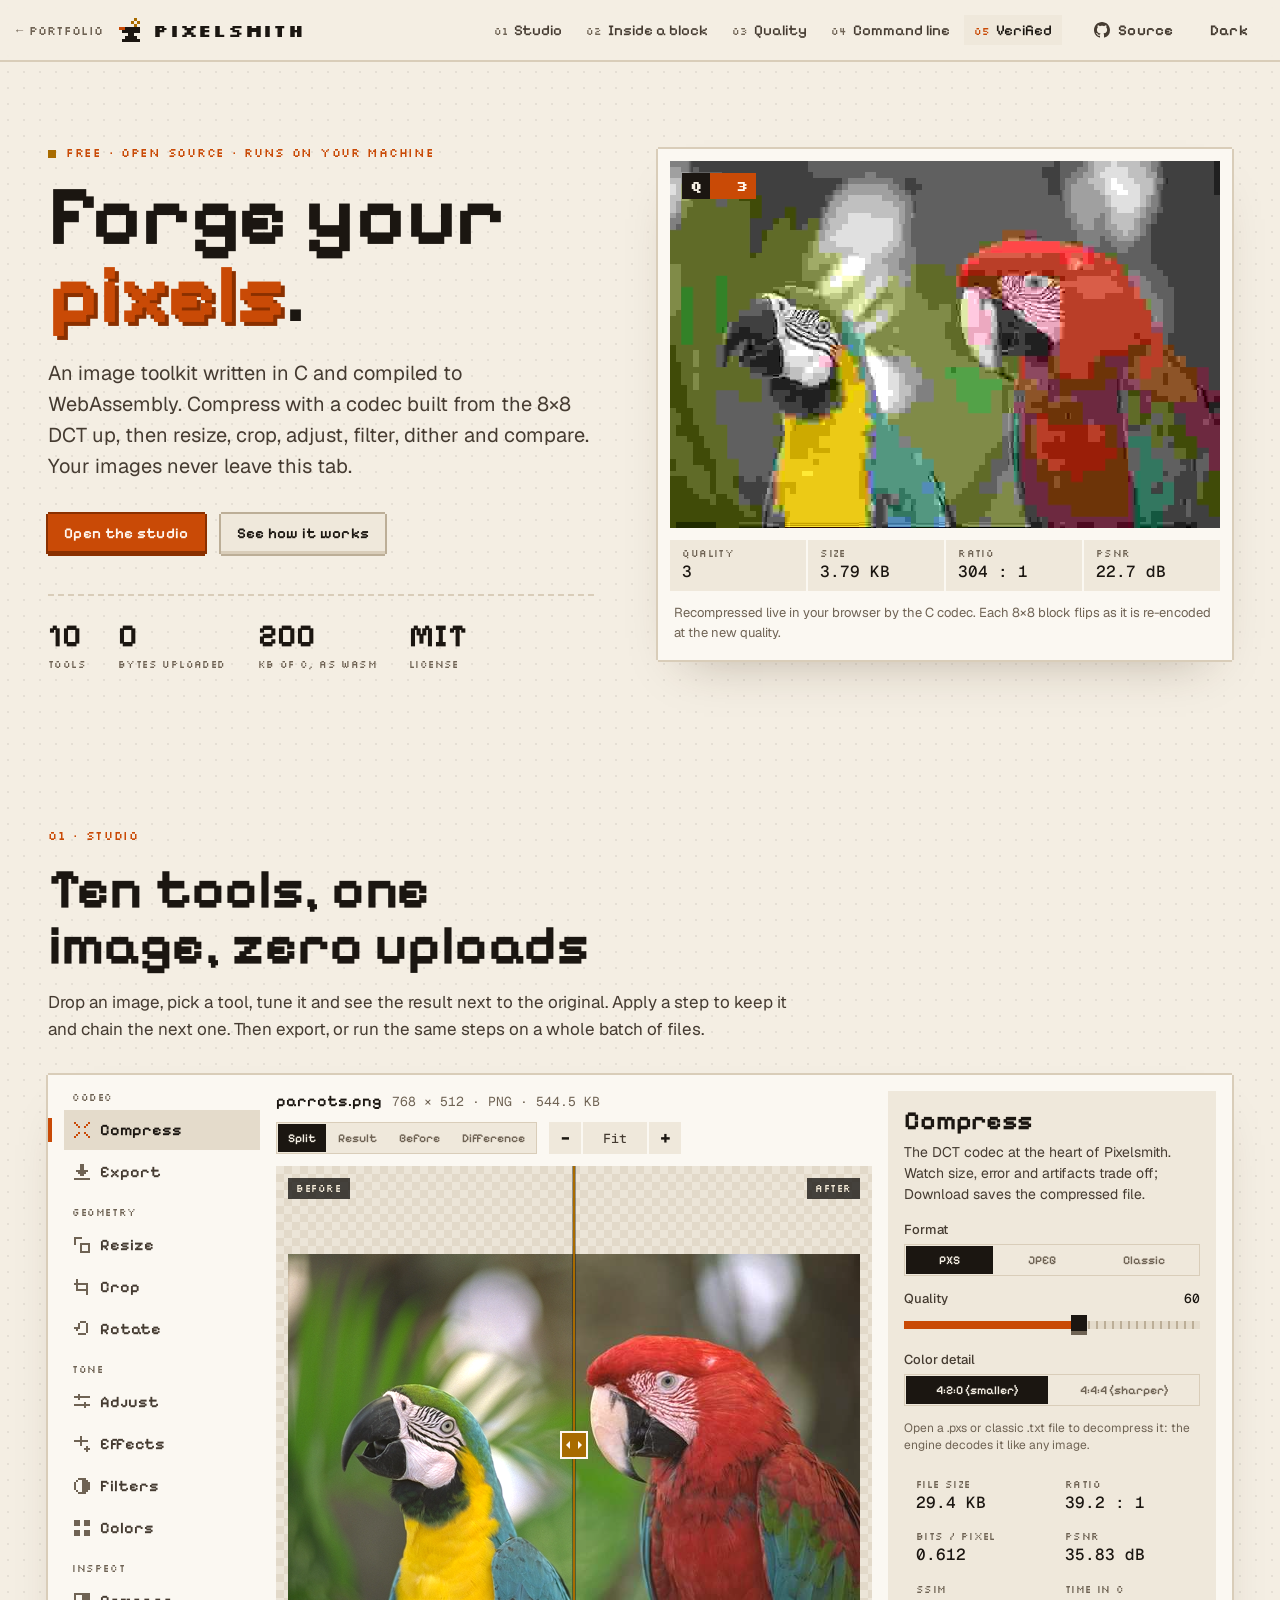
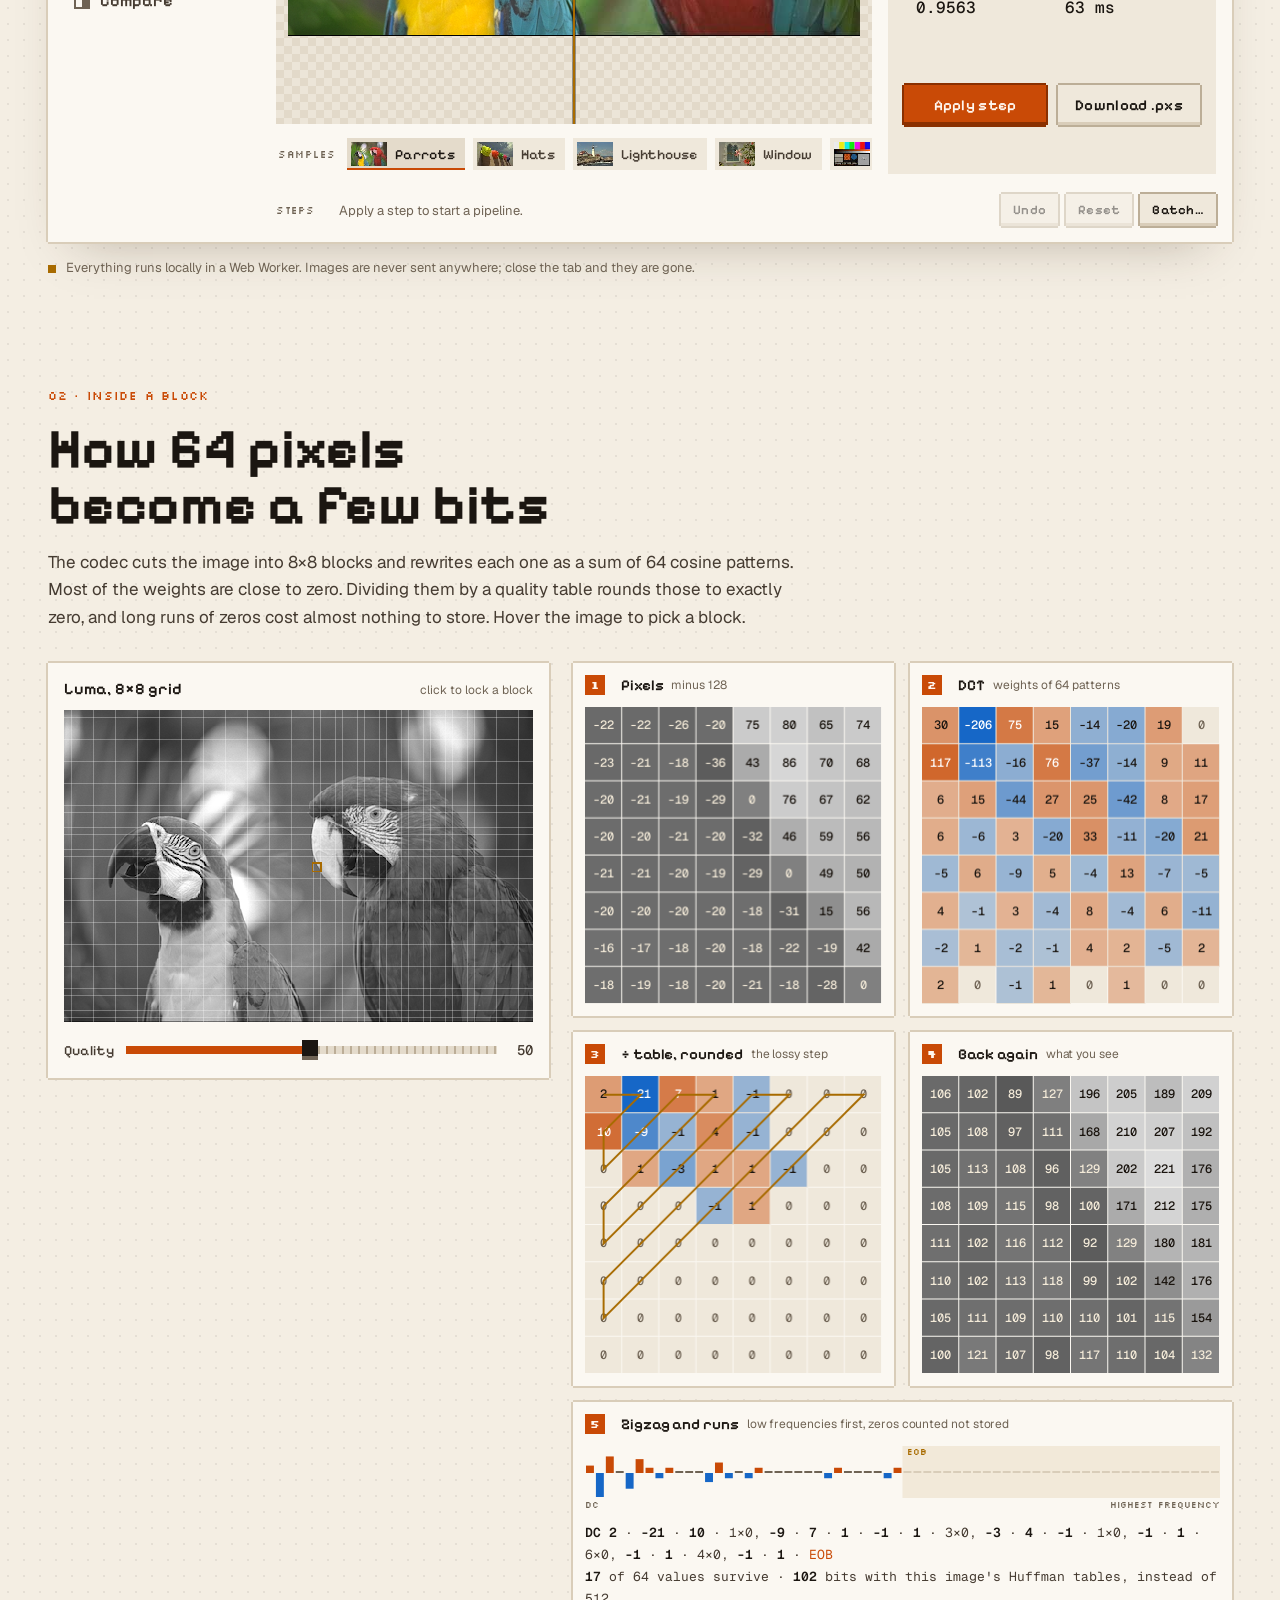
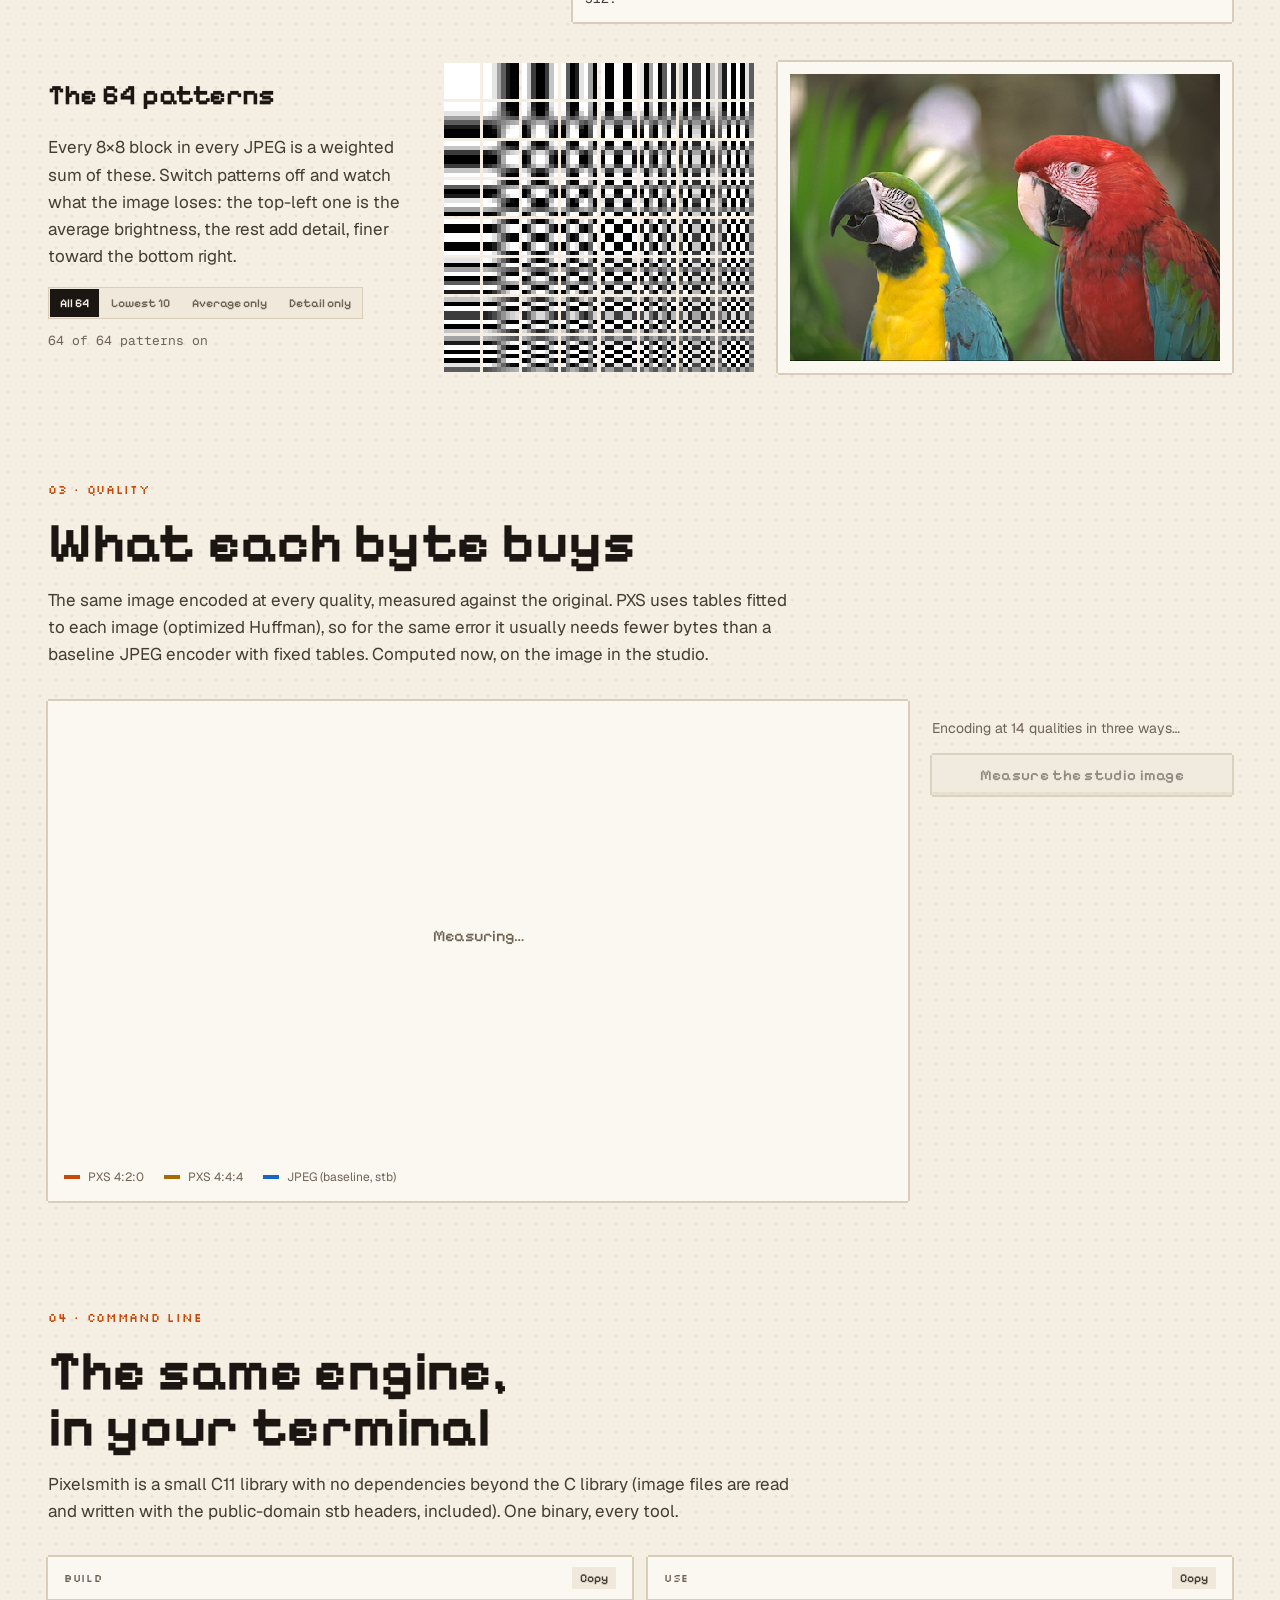
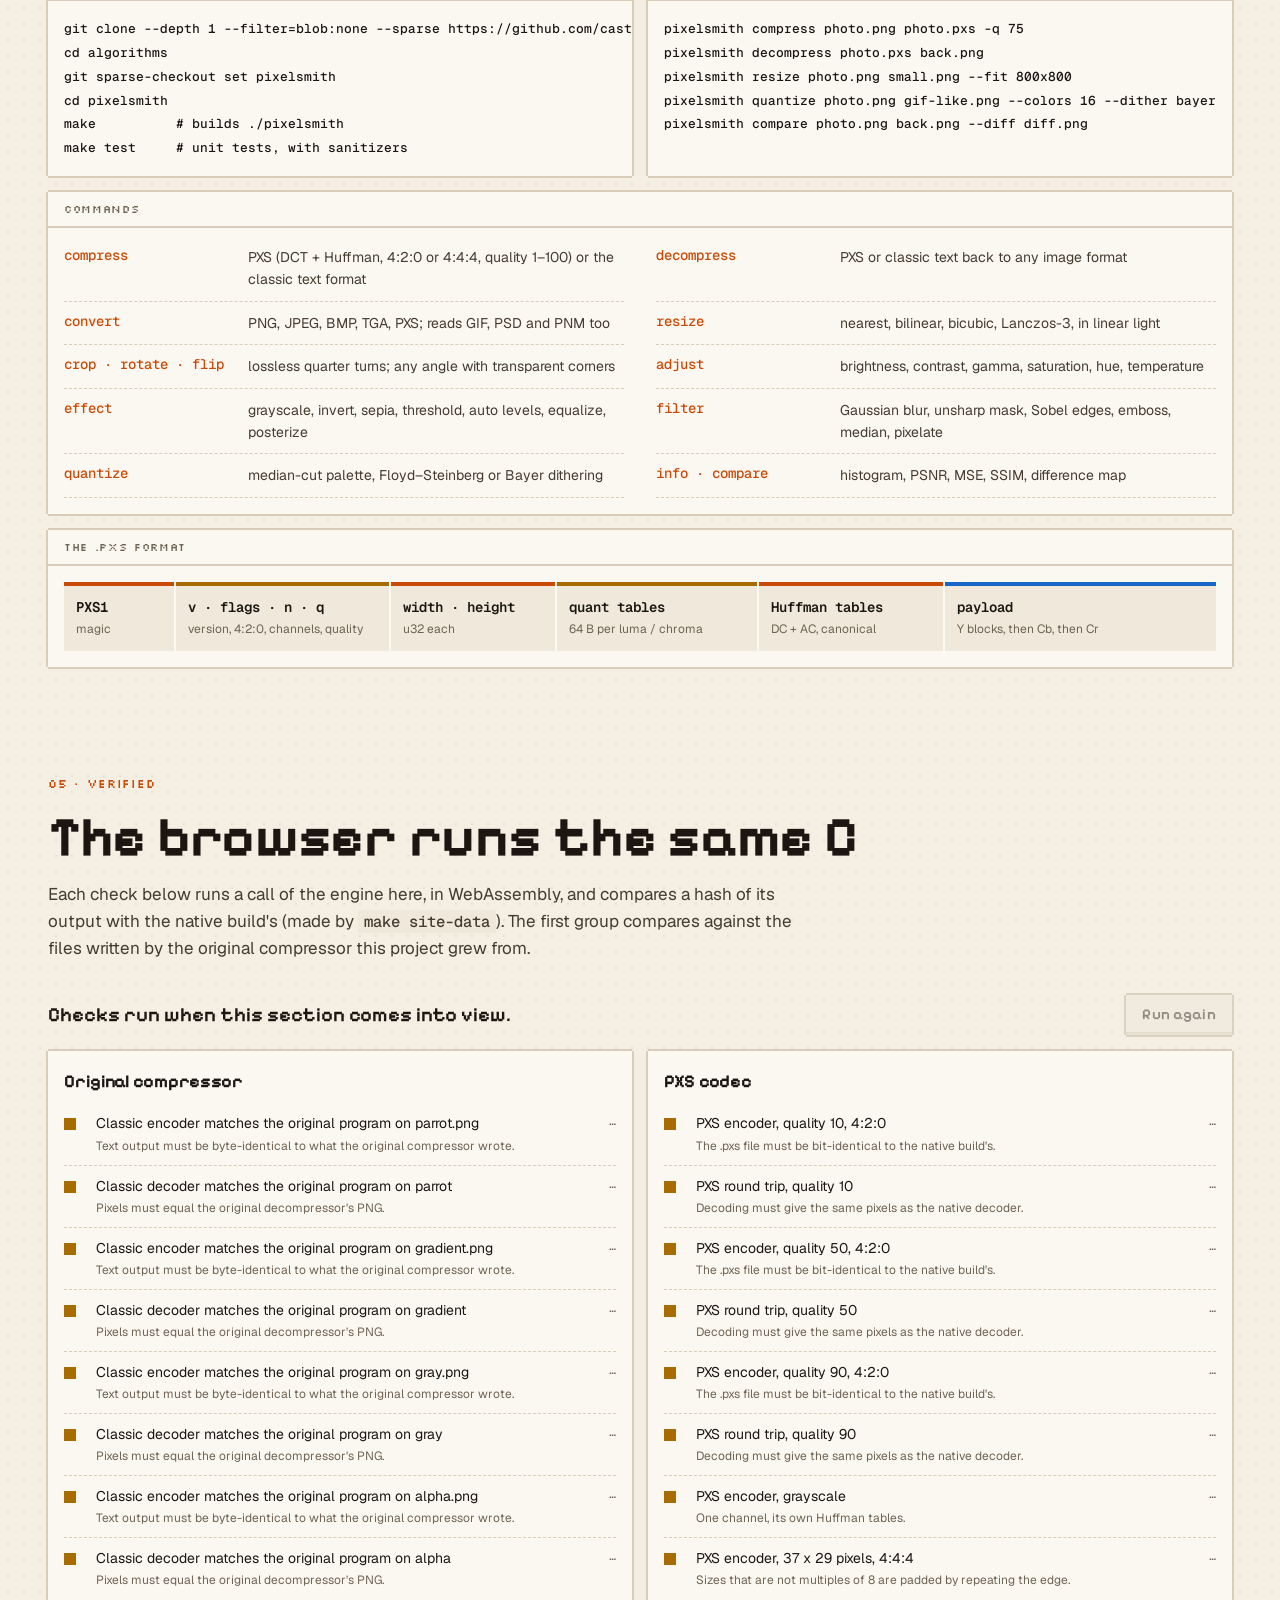
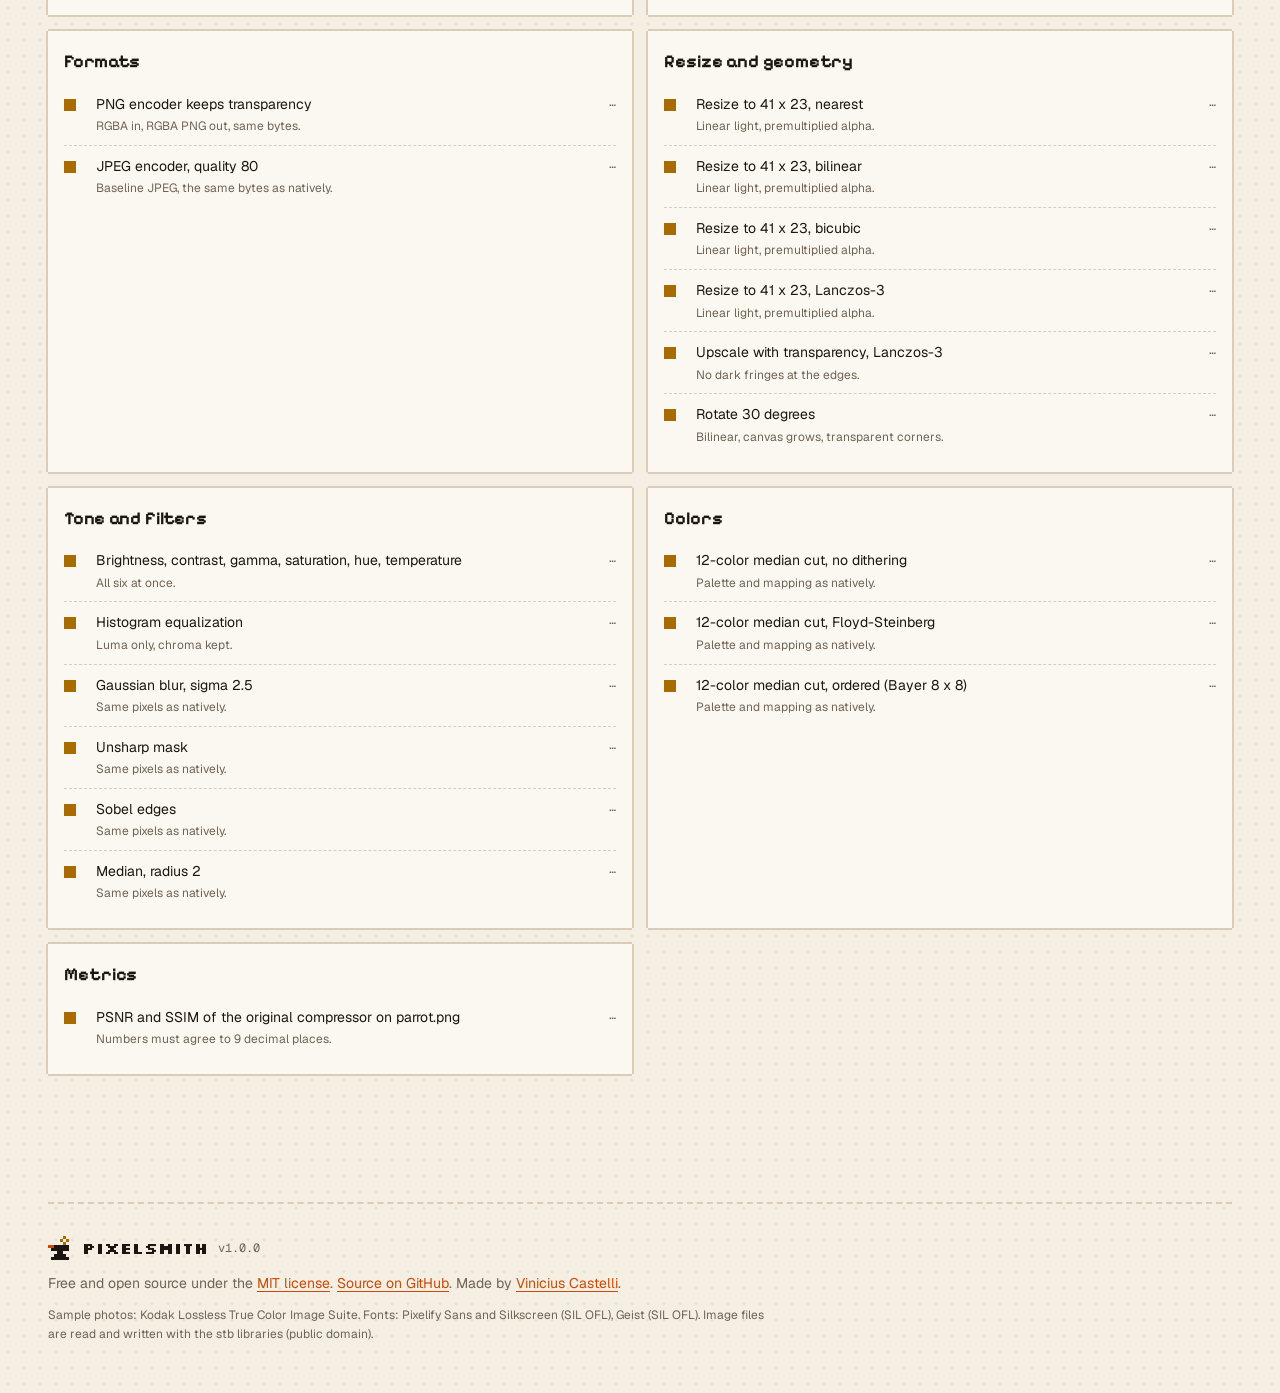
<file: docs/pixelsmith/index.html>
<!doctype html>
<html lang="en">
<head>
  <meta charset="utf-8">
  <meta name="viewport" content="width=device-width, initial-scale=1">
  <title>Pixelsmith · free image tools in C</title>
  <meta name="description" content="Free, open-source image tools written in C and running in your browser through WebAssembly: compress, resize, crop, rotate, adjust, filter, dither, compare. Nothing is uploaded.">
  <meta name="color-scheme" content="dark light">
  <meta property="og:title" content="Pixelsmith: free image tools in C">
  <meta property="og:description" content="A DCT image codec and a full image toolkit, written in C, compiled to WebAssembly, running on your machine. Free and open source.">
  <meta property="og:type" content="website">
  <link rel="canonical" href="https://castlelli.github.io/algorithms/pixelsmith/">
  <link rel="icon" href="data:image/svg+xml,%3Csvg xmlns='http://www.w3.org/2000/svg' viewBox='0 0 8 8' shape-rendering='crispEdges'%3E%3Crect width='8' height='8' fill='%230d0b09'/%3E%3Cpath fill='%23ffb000' d='M5 0h1v1H5zM4 1h1v1H4zM6 1h1v1H6zM5 2h1v1H5z'/%3E%3Cpath fill='%23f3ead8' d='M0 3h7v1H0zM1 4h6v1H1zM3 5h2v1H3zM2 6h4v1H2zM1 7h6v1H1z'/%3E%3Cpath fill='%23ff6a1f' d='M0 3h2v1H0z'/%3E%3C/svg%3E">
  <link rel="preload" href="fonts/pixelify-sans.woff2" as="font" type="font/woff2" crossorigin>
  <link rel="preload" href="fonts/silkscreen-bold.woff2" as="font" type="font/woff2" crossorigin>
  <link rel="preload" href="fonts/geist.woff2" as="font" type="font/woff2" crossorigin>
  <link rel="modulepreload" href="engine/pixelsmith.js">
  <link rel="stylesheet" href="style.css?v=1">
  <script>
    // Applies the saved theme before first paint.
    try { const saved = localStorage.getItem("pixelsmith-theme"); if (saved) document.documentElement.dataset.theme = saved; } catch (error) {}
  </script>
</head>
<body>
  <a class="skip" href="#studio">Skip to the studio</a>

  <header class="nav">
    <a class="back" href="https://castlelli.github.io/#work" aria-label="Back to Vinicius Castelli's portfolio"><span aria-hidden="true">←</span><span class="back-label">Portfolio</span></a>
    <a class="wordmark" href="#top" aria-label="Pixelsmith, back to top">
      <svg class="logo" viewBox="0 0 8 8" aria-hidden="true" shape-rendering="crispEdges">
        <path class="logo-spark" d="M5 0h1v1H5zM4 1h1v1H4zM6 1h1v1H6zM5 2h1v1H5z"/>
        <path class="logo-anvil" d="M0 3h7v1H0zM1 4h6v1H1zM3 5h2v1H3zM2 6h4v1H2zM1 7h6v1H1z"/>
        <path class="logo-horn" d="M0 3h2v1H0z"/>
      </svg>
      <span class="wordmark-text" data-glitch="PIXELSMITH">PIXELSMITH</span>
    </a>
    <nav aria-label="Sections">
      <a href="#studio"><span>01</span>Studio</a>
      <a href="#inside"><span>02</span>Inside a block</a>
      <a href="#curve"><span>03</span>Quality</a>
      <a href="#cli"><span>04</span>Command line</a>
      <a href="#checks"><span>05</span>Verified</a>
    </nav>
    <div class="nav-actions">
      <a class="button ghost github" href="https://github.com/castlelli/algorithms/tree/main/pixelsmith"><svg viewBox="0 0 16 16" aria-hidden="true"><path fill="currentColor" d="M8 0C3.58 0 0 3.58 0 8c0 3.54 2.29 6.53 5.47 7.59.4.07.55-.17.55-.38 0-.19-.01-.82-.01-1.49-2.01.37-2.53-.49-2.69-.94-.09-.23-.48-.94-.82-1.13-.28-.15-.68-.52-.01-.53.63-.01 1.08.58 1.23.82.72 1.21 1.87.87 2.33.66.07-.52.28-.87.51-1.07-1.78-.2-3.64-.89-3.64-3.95 0-.87.31-1.59.82-2.15-.08-.2-.36-1.02.08-2.12 0 0 .67-.21 2.2.82.64-.18 1.32-.27 2-.27.68 0 1.36.09 2 .27 1.53-1.04 2.2-.82 2.2-.82.44 1.1.16 1.92.08 2.12.51.56.82 1.27.82 2.15 0 3.07-1.87 3.75-3.65 3.95.29.25.54.73.54 1.48 0 1.07-.01 1.93-.01 2.2 0 .21.15.46.55.38A8.013 8.013 0 0016 8c0-4.42-3.58-8-8-8z"/></svg><span class="wide-only">Source</span></a>
      <button class="button ghost" type="button" data-theme-toggle aria-label="Switch between dark and light theme">Light</button>
    </div>
  </header>

  <main>
    <!-- ============================================================ hero -->
    <section class="hero" id="top">
      <div class="hero-text">
        <p class="eyebrow"><span class="pip"></span>Free · open source · runs on your machine</p>
        <h1>Forge your <em>pixels</em>.</h1>
        <p class="lede">An image toolkit written in C and compiled to WebAssembly. Compress with a codec built from the 8×8 DCT up, then resize, crop, adjust, filter, dither and compare. Your images never leave this tab.</p>
        <div class="hero-actions">
          <a class="button primary" href="#studio">Open the studio</a>
          <a class="button" href="#inside">See how it works</a>
        </div>
        <ul class="hero-facts" aria-label="At a glance">
          <li><strong data-fact="tools">10</strong><span>tools</span></li>
          <li><strong>0</strong><span>bytes uploaded</span></li>
          <li><strong data-fact="engine">–</strong><span>KB of C, as wasm</span></li>
          <li><strong>MIT</strong><span>license</span></li>
        </ul>
      </div>
      <figure class="hero-figure frame">
        <div class="hero-stage">
          <canvas id="hero" aria-label="A photo of two parrots being recompressed block by block as the quality changes"></canvas>
          <div class="hero-badge" aria-hidden="true"><span>Q</span><b data-hero="quality">–</b></div>
        </div>
        <dl class="readout hero-readout" aria-live="off">
          <div><dt>quality</dt><dd data-hero="q">–</dd></div>
          <div><dt>size</dt><dd data-hero="size">–</dd></div>
          <div><dt>ratio</dt><dd data-hero="ratio">–</dd></div>
          <div><dt>PSNR</dt><dd data-hero="psnr">–</dd></div>
        </dl>
        <figcaption>Recompressed live in your browser by the C codec. Each 8×8 block flips as it is re-encoded at the new quality.</figcaption>
      </figure>
    </section>

    <!-- ============================================================ studio -->
    <section class="section studio-section" id="studio">
      <header class="section-head">
        <p class="kicker">01 · Studio</p>
        <h2>Ten tools, one image, zero uploads</h2>
        <p>Drop an image, pick a tool, tune it and see the result next to the original. Apply a step to keep it and chain the next one. Then export, or run the same steps on a whole batch of files.</p>
      </header>

      <div class="studio" data-studio>
        <nav class="rail" aria-label="Tools" data-rail></nav>

        <div class="stage-wrap">
          <div class="stage-bar">
            <div class="file-meta">
              <span class="file-name" data-file-name>No image</span>
              <span class="file-dims" data-file-dims></span>
            </div>
            <div class="segmented small" data-view role="group" aria-label="View">
              <button type="button" data-value="split" aria-pressed="true">Split</button>
              <button type="button" data-value="after" aria-pressed="false">Result</button>
              <button type="button" data-value="before" aria-pressed="false">Before</button>
              <button type="button" data-value="diff" aria-pressed="false">Difference</button>
            </div>
            <div class="zoom" role="group" aria-label="Zoom">
              <button class="icon-button" type="button" data-zoom="out" aria-label="Zoom out">−</button>
              <button class="zoom-level" type="button" data-zoom="fit" aria-label="Fit to view">Fit</button>
              <button class="icon-button" type="button" data-zoom="in" aria-label="Zoom in">+</button>
            </div>
          </div>

          <div class="stage" data-stage tabindex="0" aria-label="Image preview. Drag the divider to compare; scroll or pinch to zoom; drag to pan.">
            <canvas data-canvas></canvas>
            <div class="split-handle" data-split hidden><span></span></div>
            <div class="crop-box" data-crop-box hidden></div>
            <div class="drop" data-drop>
              <div class="drop-inner">
                <svg viewBox="0 0 16 16" aria-hidden="true" shape-rendering="crispEdges"><path fill="currentColor" d="M7 2h2v7h3l-4 4-4-4h3zM2 13h12v1H2z"/></svg>
                <p class="drop-title">Drop an image here</p>
                <p class="drop-sub">or paste it, or <label class="link">choose a file<input type="file" accept="image/*,.pxs,.txt,.tga,.psd,.pnm,.ppm,.pgm" data-open hidden></label></p>
                <p class="drop-formats">PNG · JPEG · WebP · GIF · BMP · TGA · PSD · PXS · classic .txt</p>
              </div>
            </div>
            <div class="busy" data-busy hidden><span></span><span></span><span></span></div>
            <p class="stage-label before-label" data-label-before hidden>Before</p>
            <p class="stage-label after-label" data-label-after hidden>After</p>
          </div>

          <div class="samples" data-samples>
            <span class="samples-label">Samples</span>
            <button type="button" class="sample" data-sample="parrots"><img src="samples/thumbs/parrots.jpg" alt="" width="48" height="32">Parrots</button>
            <button type="button" class="sample" data-sample="hats"><img src="samples/thumbs/hats.jpg" alt="" width="48" height="32">Hats</button>
            <button type="button" class="sample" data-sample="lighthouse"><img src="samples/thumbs/lighthouse.jpg" alt="" width="48" height="32">Lighthouse</button>
            <button type="button" class="sample" data-sample="window"><img src="samples/thumbs/window.jpg" alt="" width="48" height="32">Window</button>
            <button type="button" class="sample" data-sample="testcard"><img src="samples/thumbs/testcard.jpg" alt="" width="48" height="32">Test card</button>
            <label class="button small open-button">Open…<input type="file" accept="image/*,.pxs,.txt,.tga,.psd,.pnm,.ppm,.pgm" data-open hidden></label>
          </div>
        </div>

        <aside class="panel inspector" aria-label="Tool settings">
          <header class="inspector-head">
            <h3 data-tool-title>Compress</h3>
            <p data-tool-blurb></p>
          </header>
          <div class="controls" data-controls></div>
          <dl class="readout stats" data-stats></dl>
          <div class="palette" data-palette hidden></div>
          <canvas class="histogram" data-histogram hidden aria-label="Histogram of red, green, blue and luma"></canvas>
          <div class="inspector-actions">
            <button class="button primary" type="button" data-apply>Apply step</button>
            <button class="button" type="button" data-download>Download</button>
          </div>
          <p class="status" data-status role="status"></p>
        </aside>

        <div class="pipeline" data-pipeline-wrap>
          <span class="pipeline-label">Steps</span>
          <ol class="pipeline-steps" data-pipeline><li class="pipeline-empty">Apply a step to start a pipeline.</li></ol>
          <div class="pipeline-actions">
            <button class="button small" type="button" data-undo disabled>Undo</button>
            <button class="button small" type="button" data-reset disabled>Reset</button>
            <label class="button small" data-batch-label>Batch…<input type="file" accept="image/*,.pxs,.txt" multiple data-batch hidden></label>
          </div>
        </div>
      </div>
      <p class="privacy"><span class="pip"></span>Everything runs locally in a Web Worker. Images are never sent anywhere; close the tab and they are gone.</p>
    </section>

    <!-- ============================================================ inside a block -->
    <section class="section" id="inside">
      <header class="section-head">
        <p class="kicker">02 · Inside a block</p>
        <h2>How 64 pixels become a few bits</h2>
        <p>The codec cuts the image into 8×8 blocks and rewrites each one as a sum of 64 cosine patterns. Most of the weights are close to zero. Dividing them by a quality table rounds those to exactly zero, and long runs of zeros cost almost nothing to store. Hover the image to pick a block.</p>
      </header>

      <div class="inside">
        <figure class="panel inside-source">
          <figcaption>Luma, 8×8 grid <span>click to lock a block</span></figcaption>
          <canvas data-inside-image class="pickable" aria-label="Grayscale image with an 8 by 8 grid; move over it to choose a block"></canvas>
          <label class="slider-row">
            <span>Quality</span>
            <input type="range" min="1" max="100" value="50" data-inside-quality>
            <output data-inside-quality-out>50</output>
          </label>
        </figure>

        <ol class="steps-grid">
          <li class="panel step">
            <h3><span>1</span>Pixels <small>minus 128</small></h3>
            <canvas data-grid="pixels" aria-label="The 64 pixel values of the block"></canvas>
          </li>
          <li class="panel step">
            <h3><span>2</span>DCT <small>weights of 64 patterns</small></h3>
            <canvas data-grid="coefficients" aria-label="DCT coefficients"></canvas>
          </li>
          <li class="panel step">
            <h3><span>3</span>÷ table, rounded <small>the lossy step</small></h3>
            <canvas data-grid="quantized" aria-label="Quantized coefficients"></canvas>
          </li>
          <li class="panel step">
            <h3><span>4</span>Back again <small>what you see</small></h3>
            <canvas data-grid="reconstructed" aria-label="Reconstructed block"></canvas>
          </li>
          <li class="panel step wide">
            <h3><span>5</span>Zigzag and runs <small>low frequencies first, zeros counted not stored</small></h3>
            <canvas data-zigzag aria-label="The 64 quantized coefficients in zigzag order"></canvas>
            <p class="symbols" data-symbols></p>
          </li>
        </ol>
      </div>

      <div class="basis">
        <div class="basis-text">
          <h3>The 64 patterns</h3>
          <p>Every 8×8 block in every JPEG is a weighted sum of these. Switch patterns off and watch what the image loses: the top-left one is the average brightness, the rest add detail, finer toward the bottom right.</p>
          <div class="segmented small" data-basis-preset role="group" aria-label="Pattern presets">
            <button type="button" data-value="all" aria-pressed="true">All 64</button>
            <button type="button" data-value="low" aria-pressed="false">Lowest 10</button>
            <button type="button" data-value="dc" aria-pressed="false">Average only</button>
            <button type="button" data-value="high" aria-pressed="false">Detail only</button>
          </div>
          <p class="basis-count" data-basis-count>64 of 64 patterns on</p>
        </div>
        <canvas class="basis-grid" data-basis aria-label="The 64 DCT basis patterns; click one to switch it off or on"></canvas>
        <figure class="panel basis-result">
          <canvas data-basis-result aria-label="The image rebuilt from the selected patterns only"></canvas>
        </figure>
      </div>
    </section>

    <!-- ============================================================ curve -->
    <section class="section" id="curve">
      <header class="section-head">
        <p class="kicker">03 · Quality</p>
        <h2>What each byte buys</h2>
        <p>The same image encoded at every quality, measured against the original. PXS uses tables fitted to each image (optimized Huffman), so for the same error it usually needs fewer bytes than a baseline JPEG encoder with fixed tables. Computed now, on the image in the studio.</p>
      </header>
      <div class="curve-wrap">
        <figure class="panel curve-figure">
          <canvas data-curve aria-label="File size versus PSNR for PXS 4:2:0, PXS 4:4:4 and JPEG"></canvas>
          <figcaption class="legend" data-curve-legend></figcaption>
        </figure>
        <div class="curve-side">
          <dl class="readout curve-readout" data-curve-readout></dl>
          <p class="note" data-curve-note>Hover the chart to read a point.</p>
          <button class="button" type="button" data-curve-run>Measure the studio image</button>
        </div>
      </div>
    </section>

    <!-- ============================================================ cli -->
    <section class="section" id="cli">
      <header class="section-head">
        <p class="kicker">04 · Command line</p>
        <h2>The same engine, in your terminal</h2>
        <p>Pixelsmith is a small C11 library with no dependencies beyond the C library (image files are read and written with the public-domain stb headers, included). One binary, every tool.</p>
      </header>
      <div class="cli-grid">
        <div class="panel code">
          <header><span>Build</span><button class="copy" type="button" data-copy>Copy</button></header>
<pre><code>git clone --depth 1 --filter=blob:none --sparse https://github.com/castlelli/algorithms
cd algorithms
git sparse-checkout set pixelsmith
cd pixelsmith
make          # builds ./pixelsmith
make test     # unit tests, with sanitizers</code></pre>
        </div>
        <div class="panel code">
          <header><span>Use</span><button class="copy" type="button" data-copy>Copy</button></header>
<pre><code>pixelsmith compress photo.png photo.pxs -q 75
pixelsmith decompress photo.pxs back.png
pixelsmith resize photo.png small.png --fit 800x800
pixelsmith quantize photo.png gif-like.png --colors 16 --dither bayer
pixelsmith compare photo.png back.png --diff diff.png</code></pre>
        </div>
        <div class="panel code wide">
          <header><span>Commands</span></header>
          <dl class="commands">
            <div><dt>compress</dt><dd>PXS (DCT + Huffman, 4:2:0 or 4:4:4, quality 1–100) or the classic text format</dd></div>
            <div><dt>decompress</dt><dd>PXS or classic text back to any image format</dd></div>
            <div><dt>convert</dt><dd>PNG, JPEG, BMP, TGA, PXS; reads GIF, PSD and PNM too</dd></div>
            <div><dt>resize</dt><dd>nearest, bilinear, bicubic, Lanczos-3, in linear light</dd></div>
            <div><dt>crop · rotate · flip</dt><dd>lossless quarter turns; any angle with transparent corners</dd></div>
            <div><dt>adjust</dt><dd>brightness, contrast, gamma, saturation, hue, temperature</dd></div>
            <div><dt>effect</dt><dd>grayscale, invert, sepia, threshold, auto levels, equalize, posterize</dd></div>
            <div><dt>filter</dt><dd>Gaussian blur, unsharp mask, Sobel edges, emboss, median, pixelate</dd></div>
            <div><dt>quantize</dt><dd>median-cut palette, Floyd–Steinberg or Bayer dithering</dd></div>
            <div><dt>info · compare</dt><dd>histogram, PSNR, MSE, SSIM, difference map</dd></div>
          </dl>
        </div>
        <div class="panel code wide format">
          <header><span>The .pxs format</span></header>
          <ol class="bytes">
            <li style="--w: 4"><b>PXS1</b><span>magic</span></li>
            <li style="--w: 4"><b>v · flags · n · q</b><span>version, 4:2:0, channels, quality</span></li>
            <li style="--w: 8"><b>width · height</b><span>u32 each</span></li>
            <li style="--w: 12"><b>quant tables</b><span>64 B per luma / chroma</span></li>
            <li style="--w: 14"><b>Huffman tables</b><span>DC + AC, canonical</span></li>
            <li style="--w: 30"><b>payload</b><span>Y blocks, then Cb, then Cr</span></li>
          </ol>
        </div>
      </div>
    </section>

    <!-- ============================================================ checks -->
    <section class="section" id="checks">
      <header class="section-head">
        <p class="kicker">05 · Verified</p>
        <h2>The browser runs the same C</h2>
        <p>Each check below runs a call of the engine here, in WebAssembly, and compares a hash of its output with the native build's (made by <code>make site-data</code>). The first group compares against the files written by the original compressor this project grew from.</p>
      </header>
      <div class="checks-head">
        <p class="checks-summary" data-checks-summary>Checks run when this section comes into view.</p>
        <button class="button" type="button" data-checks-run>Run again</button>
      </div>
      <div class="checks" data-checks></div>
    </section>
  </main>

  <footer class="footer">
    <div class="footer-brand">
      <svg class="logo" viewBox="0 0 8 8" aria-hidden="true" shape-rendering="crispEdges">
        <path class="logo-spark" d="M5 0h1v1H5zM4 1h1v1H4zM6 1h1v1H6zM5 2h1v1H5z"/>
        <path class="logo-anvil" d="M0 3h7v1H0zM1 4h6v1H1zM3 5h2v1H3zM2 6h4v1H2zM1 7h6v1H1z"/>
        <path class="logo-horn" d="M0 3h2v1H0z"/>
      </svg>
      <span>PIXELSMITH</span>
      <small data-version></small>
    </div>
    <p>Free and open source under the <a href="https://github.com/castlelli/algorithms/blob/main/LICENSE">MIT license</a>. <a href="https://github.com/castlelli/algorithms/tree/main/pixelsmith">Source on GitHub</a>. Made by <a href="https://castlelli.github.io/#work">Vinicius Castelli</a>.</p>
    <p class="credits">Sample photos: Kodak Lossless True Color Image Suite. Fonts: Pixelify Sans and Silkscreen (SIL OFL), Geist (SIL OFL). Image files are read and written with the stb libraries (public domain).</p>
  </footer>

  <script type="module" src="js/main.js"></script>
</body>
</html>
</file>
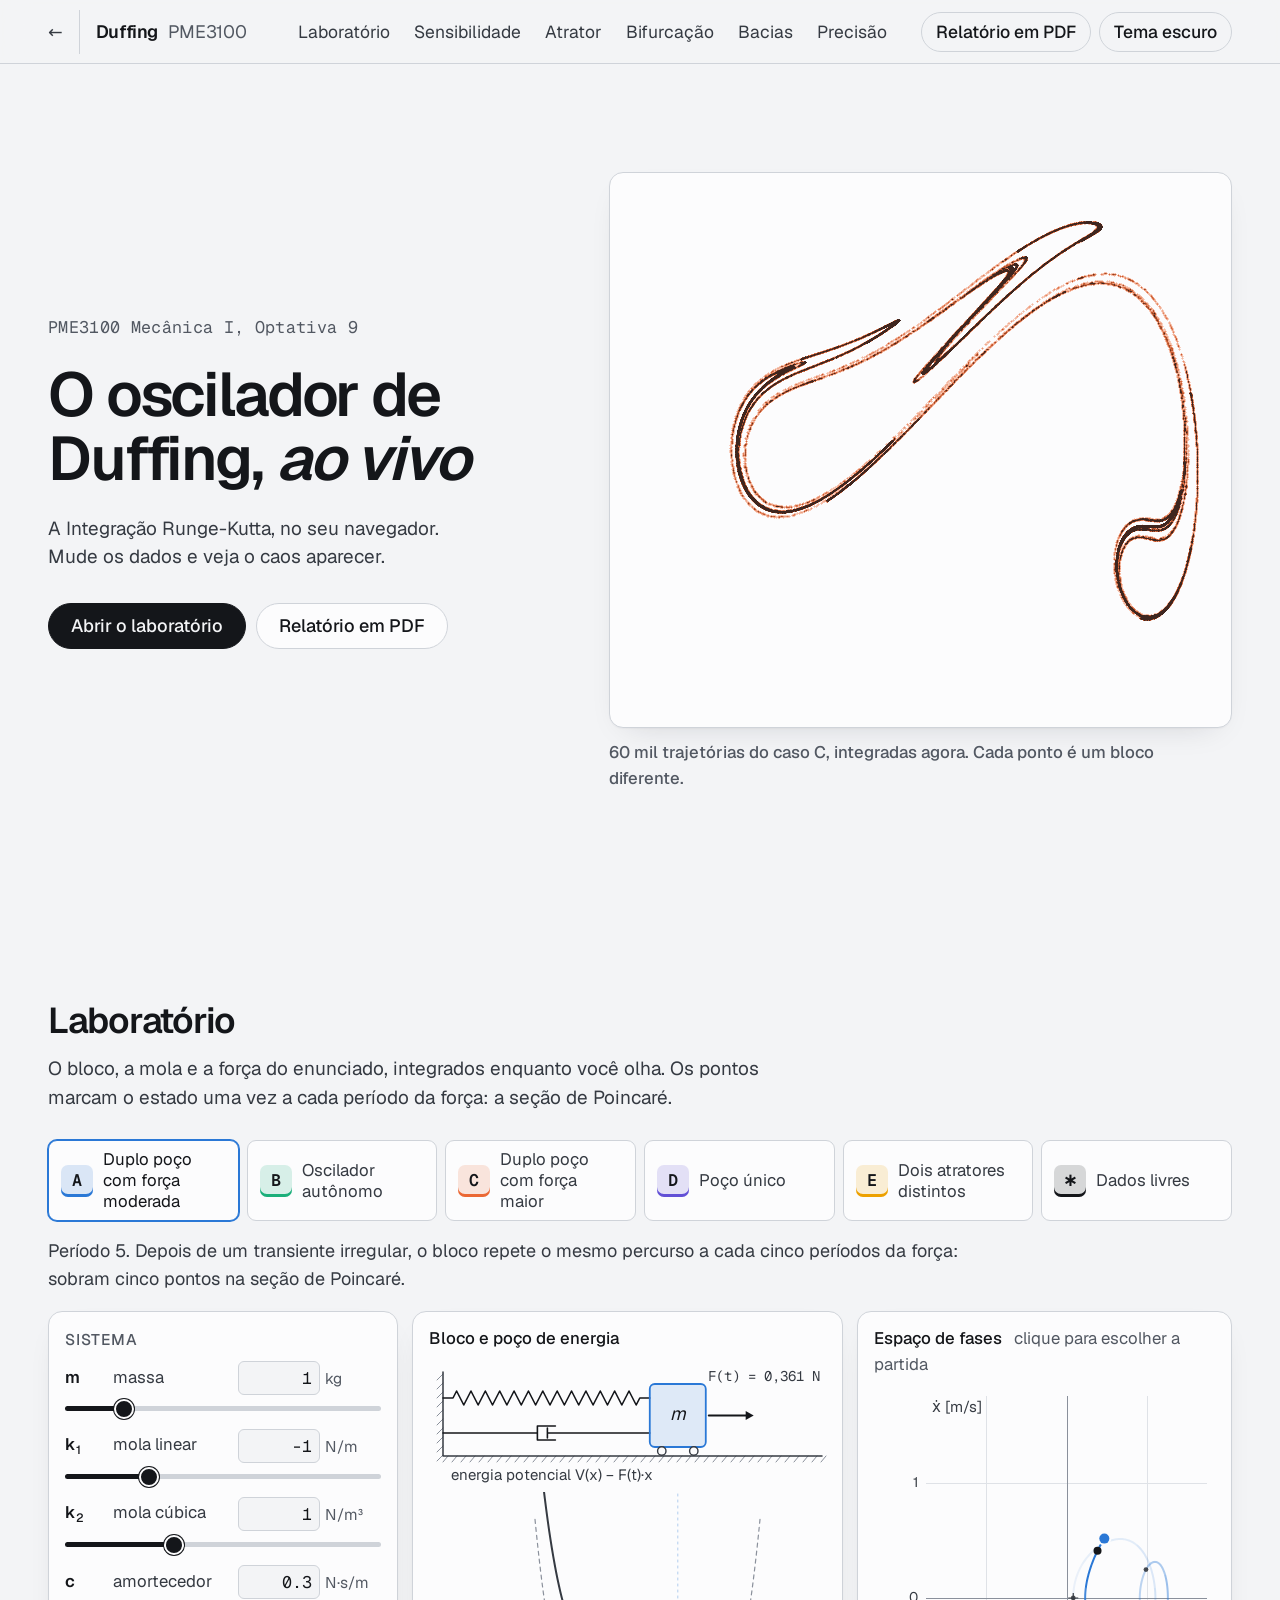
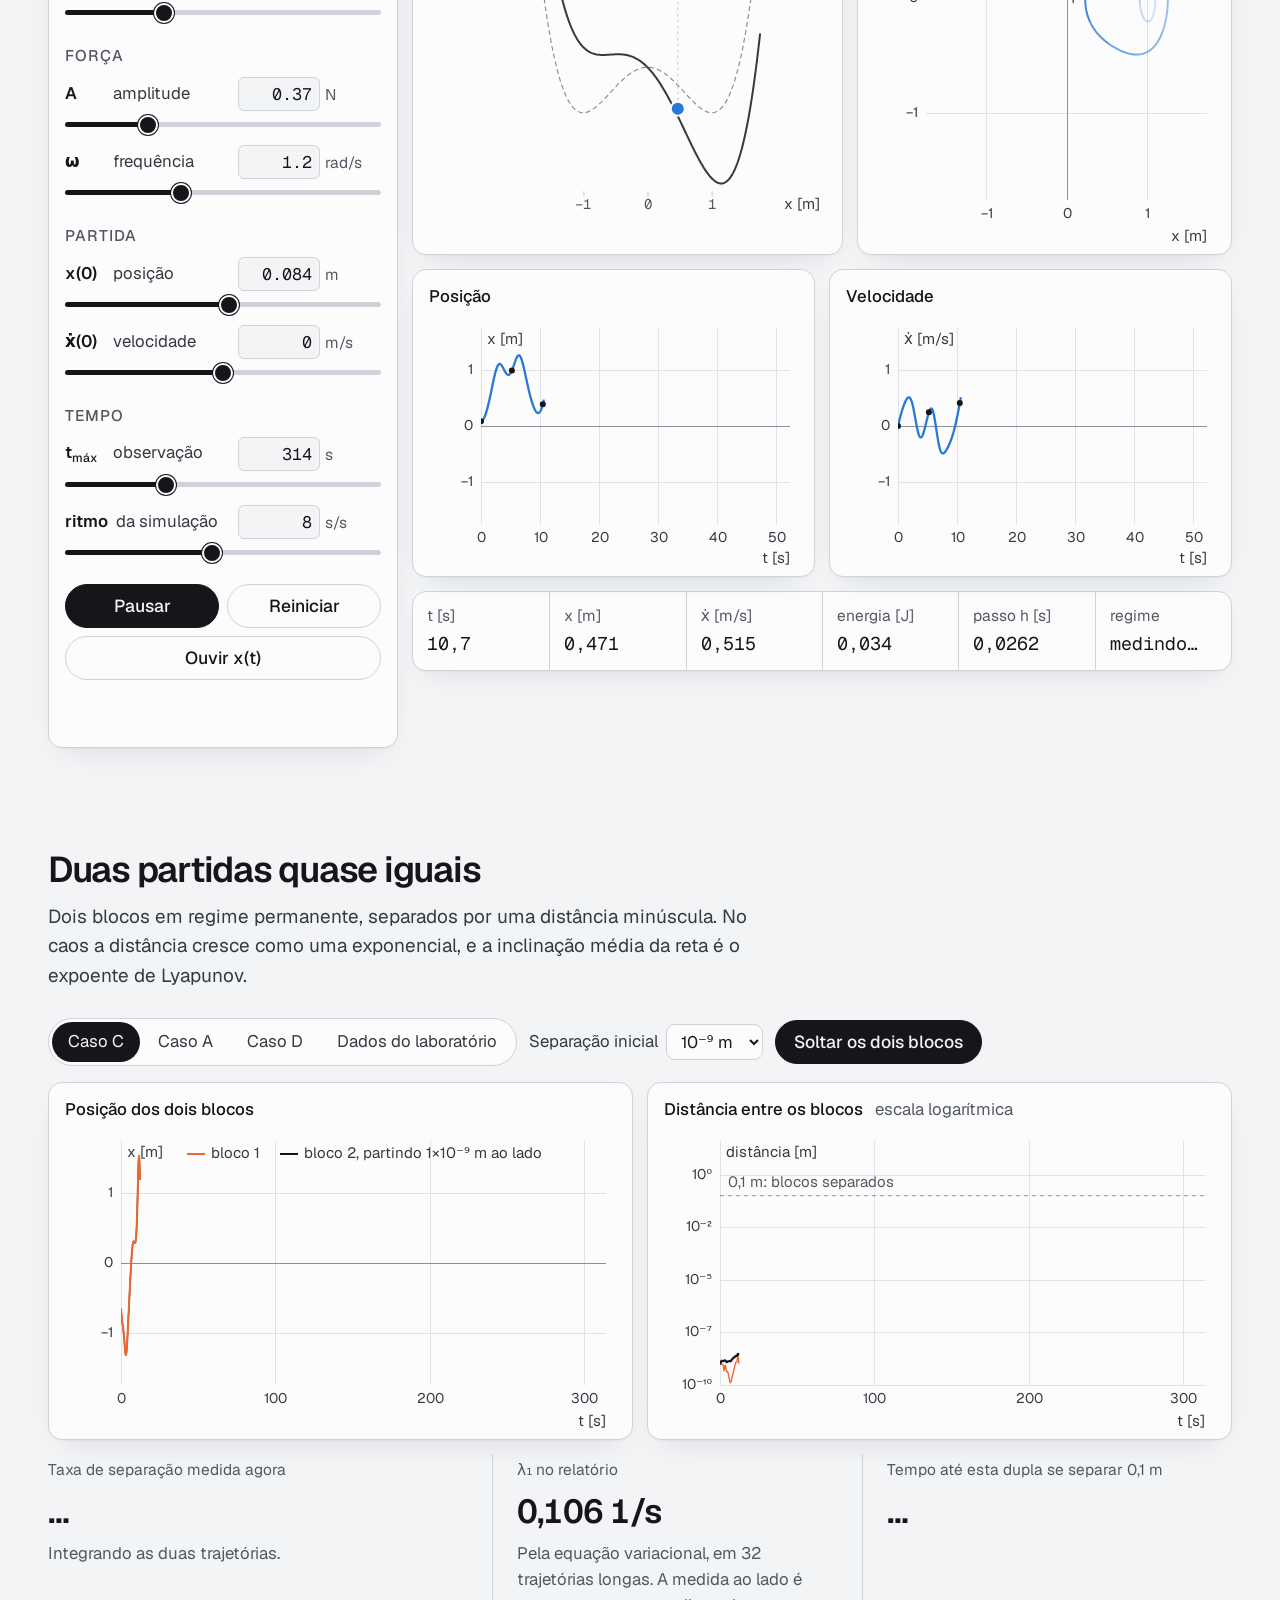
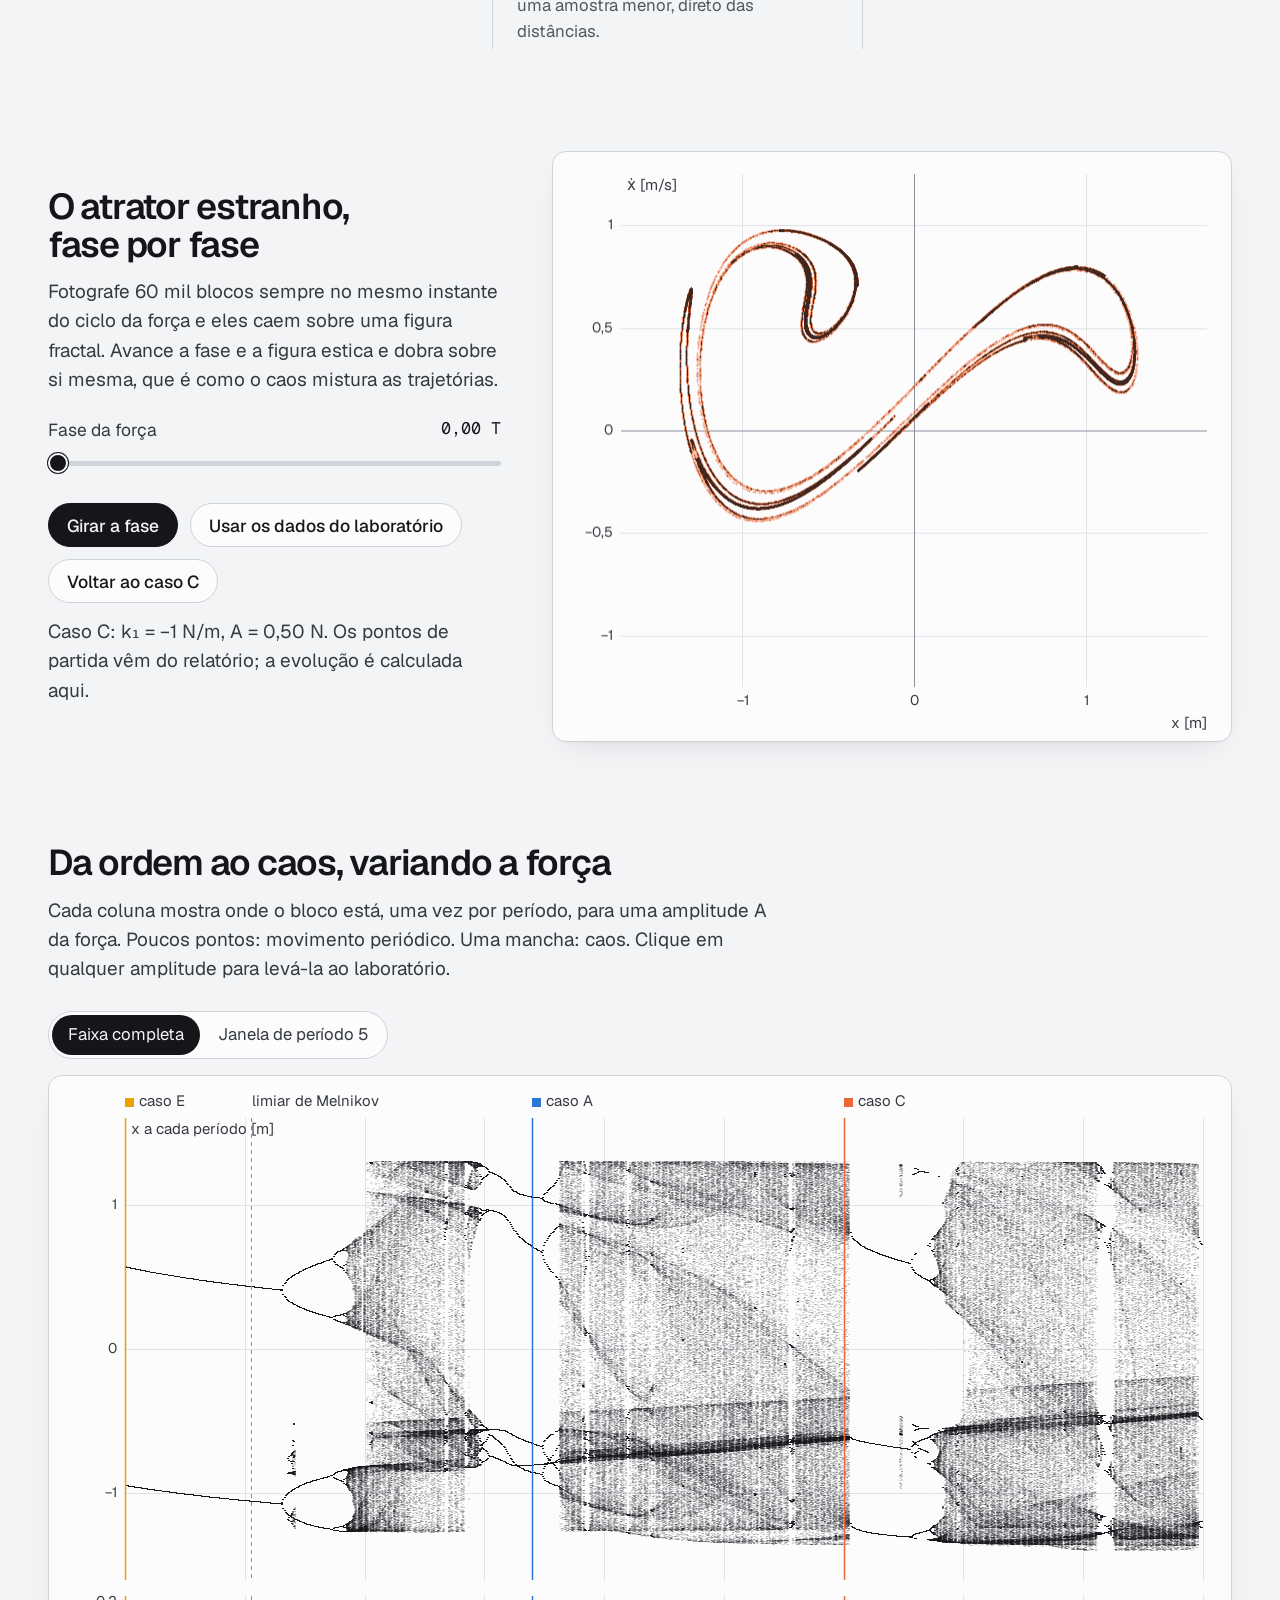
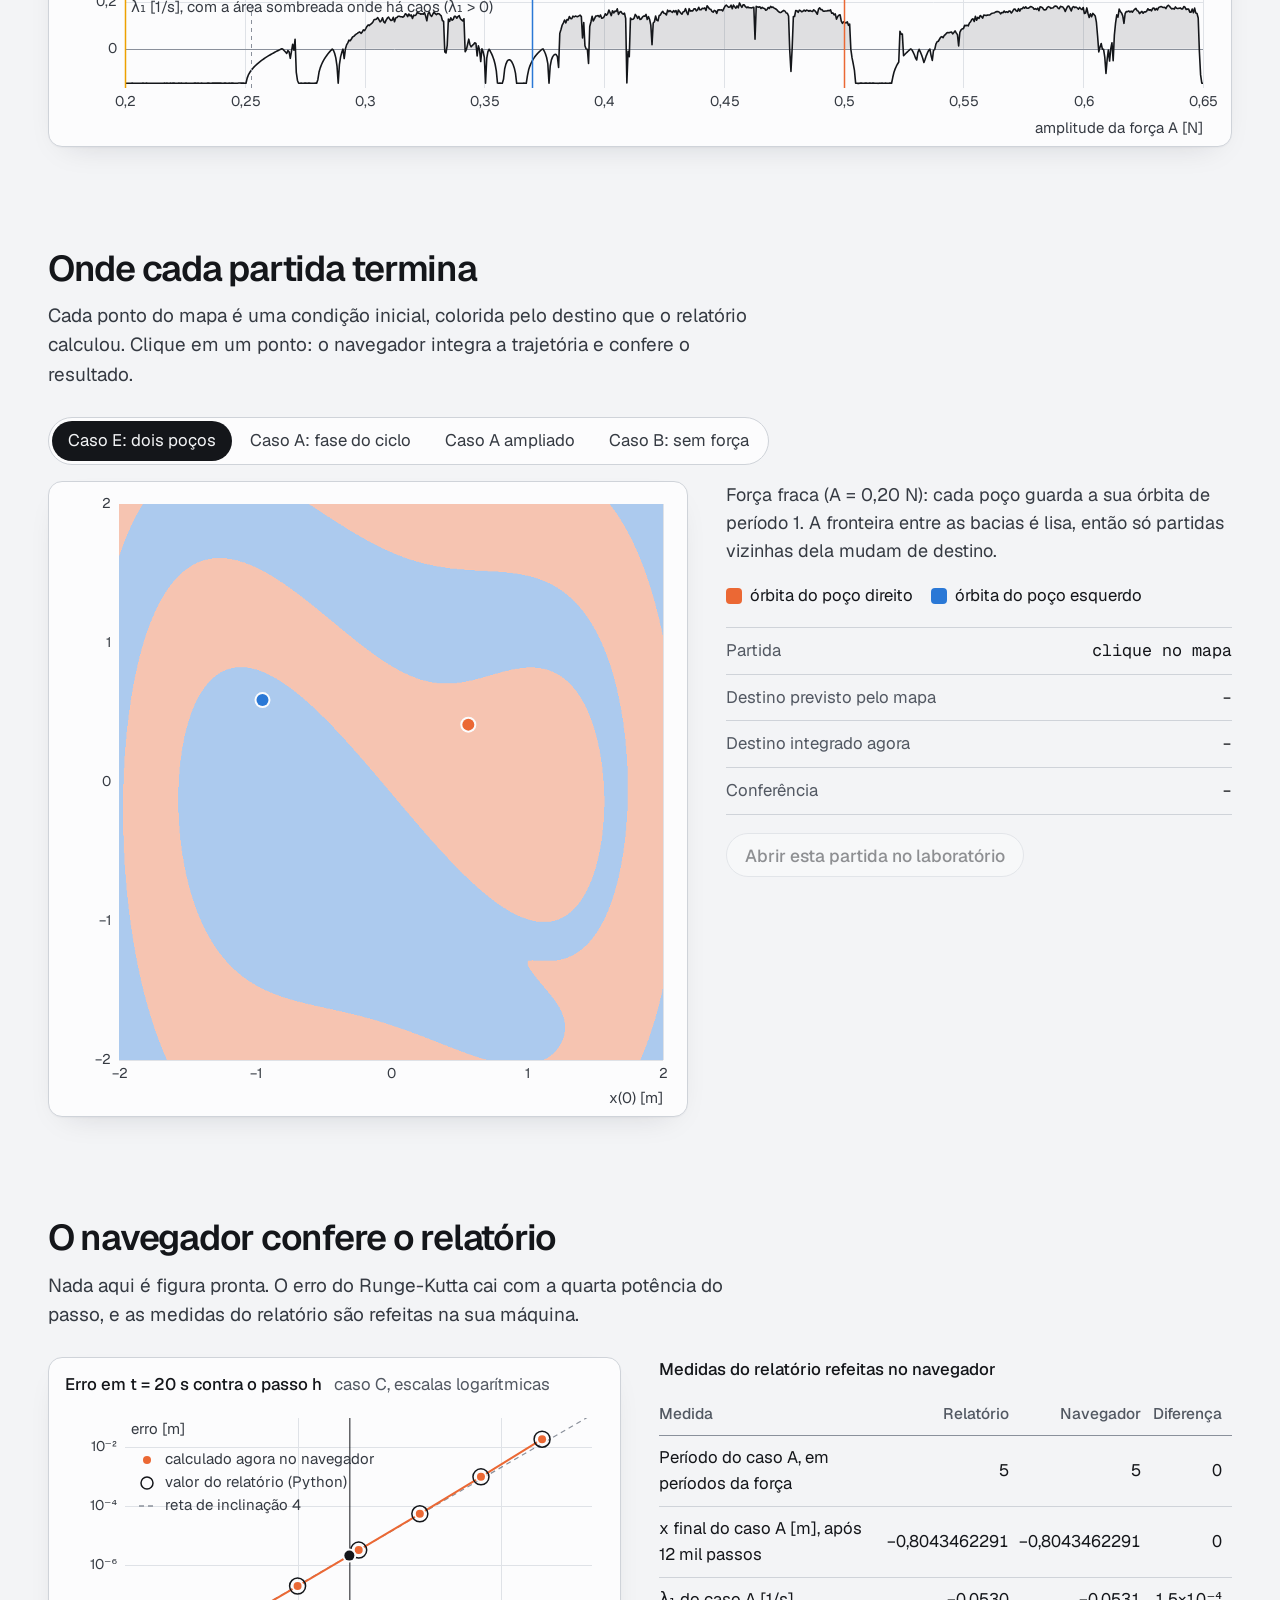
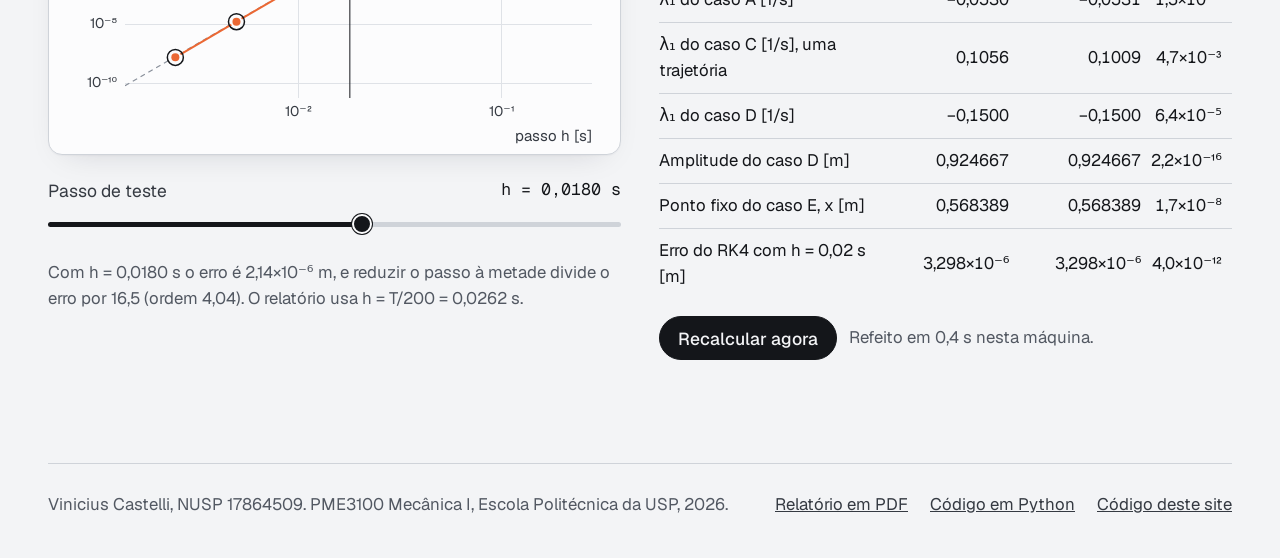
<file: docs/pme3100/optativa-9/index.html>
<!doctype html>
<html lang="pt-BR">
<head>
  <meta charset="utf-8">
  <meta name="viewport" content="width=device-width, initial-scale=1">
  <title>Oscilador de Duffing ao vivo | PME3100</title>
  <meta name="description" content="Laboratório interativo do oscilador de Duffing: integração RK4 em tempo real, seção de Poincaré, diagrama de bifurcação e bacias de atração.">
  <meta name="color-scheme" content="light dark">
  <meta property="og:title" content="Oscilador de Duffing ao vivo">
  <meta property="og:description" content="Integração RK4 em tempo real, seção de Poincaré, bifurcações e bacias de atração. PME3100, Poli-USP.">
  <link rel="icon" href="data:image/svg+xml,%3Csvg xmlns='http://www.w3.org/2000/svg' viewBox='0 0 32 32'%3E%3Crect width='32' height='32' rx='7' fill='%2313161b'/%3E%3Cpath d='M4 22c5 0 5-12 12-12s7 12 12 12' fill='none' stroke='%23eb6834' stroke-width='3' stroke-linecap='round'/%3E%3C/svg%3E">
  <link rel="preload" href="fonts/geist.woff2" as="font" type="font/woff2" crossorigin>
  <link rel="stylesheet" href="style.css?v=4">
  <script>
    // Applies a saved theme before first paint.
    try { const saved = localStorage.getItem("theme"); if (saved) document.documentElement.dataset.theme = saved; } catch (error) {}
  </script>
</head>
<body>
  <a class="skip" href="#lab">Ir para o laboratório</a>

  <header class="nav">
    <a class="back" href="https://castlelli.github.io/pt/work/duffing/" aria-label="Voltar ao portfólio de Vinicius Castelli"><span aria-hidden="true">←</span><span class="back-label">Portfólio</span></a>
    <a class="brand" href="#topo">Duffing <span>PME3100</span></a>
    <nav aria-label="Seções">
      <a href="#lab">Laboratório</a>
      <a href="#borboleta">Sensibilidade</a>
      <a href="#atrator">Atrator</a>
      <a href="#bifurcacao">Bifurcação</a>
      <a href="#bacias">Bacias</a>
      <a href="#precisao">Precisão</a>
    </nav>
    <div class="nav-actions">
      <a class="button ghost" href="https://github.com/castlelli/algorithms/blob/main/pme3100/optativa-9/resultado/optativa9-17864509.pdf">Relatório em PDF</a>
      <button class="button ghost" type="button" data-theme-toggle aria-label="Alternar entre tema claro e escuro">Tema</button>
    </div>
  </header>

  <main>
    <section class="hero" id="topo">
      <div class="hero-text">
        <p class="eyebrow">PME3100 Mecânica I, Optativa 9</p>
        <h1>O oscilador de Duffing, <em>ao vivo</em></h1>
        <p class="lede">A Integração Runge-Kutta, no seu navegador. Mude os dados e veja o caos aparecer.</p>
        <div class="hero-actions">
          <a class="button primary" href="#lab">Abrir o laboratório</a>
          <a class="button" href="https://github.com/castlelli/algorithms/blob/main/pme3100/optativa-9/resultado/optativa9-17864509.pdf">Relatório em PDF</a>
        </div>
      </div>
      <figure class="hero-figure">
        <canvas id="hero-cloud" aria-label="Sessenta mil trajetórias do caso C, integradas em tempo real, desenhando o atrator estranho"></canvas>
        <figcaption>60 mil trajetórias do caso C, integradas agora. Cada ponto é um bloco diferente.</figcaption>
      </figure>
    </section>

    <section class="section" id="lab" style="--trace: var(--case-a)">
      <div class="section-head">
        <h2>Laboratório</h2>
        <p>O bloco, a mola e a força do enunciado, integrados enquanto você olha. Os pontos marcam o estado uma vez a cada período da força: a seção de Poincaré.</p>
      </div>

      <div class="case-bar" data-case-bar role="group" aria-label="Conjuntos de dados"></div>
      <p class="case-note" data-case-note></p>

      <div class="lab-grid">
        <aside class="panel controls">
          <div data-controls></div>
          <div class="transport">
            <button class="button primary" type="button" data-play>Pausar</button>
            <button class="button" type="button" data-reset>Reiniciar</button>
            <button class="button" type="button" data-listen>Ouvir x(t)</button>
          </div>
          <p class="status" data-status role="status"></p>
        </aside>

        <div class="lab-views">
          <div class="lab-row top">
            <figure class="panel mech">
              <figcaption>Bloco e poço de energia</figcaption>
              <canvas id="lab-mech" aria-label="Bloco com mola e amortecedor, e a esfera no poço de energia potencial"></canvas>
            </figure>
            <figure class="panel">
              <figcaption>Espaço de fases <span>clique para escolher a partida</span></figcaption>
              <canvas id="lab-phase" class="pickable" aria-label="Espaço de fases, velocidade por posição"></canvas>
            </figure>
          </div>
          <div class="lab-row">
            <figure class="panel">
              <figcaption>Posição</figcaption>
              <canvas id="lab-x" aria-label="Posição x em função do tempo"></canvas>
            </figure>
            <figure class="panel">
              <figcaption>Velocidade</figcaption>
              <canvas id="lab-v" aria-label="Velocidade em função do tempo"></canvas>
            </figure>
          </div>
          <dl class="readout">
            <div><dt>t [s]</dt><dd data-readout="t">0</dd></div>
            <div><dt>x [m]</dt><dd data-readout="x">0</dd></div>
            <div><dt>ẋ [m/s]</dt><dd data-readout="v">0</dd></div>
            <div><dt>energia [J]</dt><dd data-readout="e">0</dd></div>
            <div><dt>passo h [s]</dt><dd data-readout="h">0</dd></div>
            <div><dt>regime</dt><dd data-readout="regime">–</dd></div>
          </dl>
        </div>
      </div>
    </section>

    <section class="section" id="borboleta">
      <div class="section-head">
        <h2>Duas partidas quase iguais</h2>
        <p>Dois blocos em regime permanente, separados por uma distância minúscula. No caos a distância cresce como uma exponencial, e a inclinação média da reta é o expoente de Lyapunov.</p>
      </div>
      <div class="toolbar">
        <div class="segmented" data-butterfly-case role="group" aria-label="Dados usados"></div>
        <label class="select">Separação inicial
          <select data-butterfly-eps>
            <option value="1e-6">10⁻⁶ m</option>
            <option value="1e-9" selected>10⁻⁹ m</option>
            <option value="1e-12">10⁻¹² m</option>
          </select>
        </label>
        <button class="button primary" type="button" data-butterfly-run>Soltar os dois blocos</button>
      </div>
      <div class="pair">
        <figure class="panel">
          <figcaption>Posição dos dois blocos</figcaption>
          <canvas id="butterfly-x" aria-label="Posição das duas trajetórias no tempo"></canvas>
        </figure>
        <figure class="panel">
          <figcaption>Distância entre os blocos <span>escala logarítmica</span></figcaption>
          <canvas id="butterfly-d" aria-label="Distância entre as duas trajetórias, em escala logarítmica"></canvas>
        </figure>
      </div>
      <dl class="tiles" data-butterfly-tiles>
        <div><dt>Taxa de separação medida agora</dt><dd data-tile="slope">–</dd><p data-tile="slope-note">Solte os blocos para medir.</p></div>
        <div><dt>λ₁ no relatório</dt><dd data-tile="report">–</dd><p data-tile="report-note"></p></div>
        <div><dt>Tempo até esta dupla se separar 0,1 m</dt><dd data-tile="horizon">–</dd><p data-tile="horizon-note"></p></div>
      </dl>
    </section>

    <section class="section split" id="atrator">
      <div class="split-text">
        <h2>O atrator estranho, fase por fase</h2>
        <p>Fotografe 60 mil blocos sempre no mesmo instante do ciclo da força e eles caem sobre uma figura fractal. Avance a fase e a figura estica e dobra sobre si mesma, que é como o caos mistura as trajetórias.</p>
        <div class="slider-block">
          <label for="cloud-phase">Fase da força <output data-cloud-phase-label>0,00 T</output></label>
          <input id="cloud-phase" type="range" min="0" max="199" step="1" value="0">
        </div>
        <div class="toolbar tight">
          <button class="button primary" type="button" data-cloud-play>Girar a fase</button>
          <button class="button" type="button" data-cloud-lab>Usar os dados do laboratório</button>
          <button class="button" type="button" data-cloud-reset>Voltar ao caso C</button>
        </div>
        <p class="footnote" data-cloud-note></p>
      </div>
      <figure class="panel square">
        <canvas id="cloud" aria-label="Seção estroboscópica de 60 mil trajetórias"></canvas>
      </figure>
    </section>

    <section class="section" id="bifurcacao">
      <div class="section-head">
        <h2>Da ordem ao caos, variando a força</h2>
        <p>Cada coluna mostra onde o bloco está, uma vez por período, para uma amplitude A da força. Poucos pontos: movimento periódico. Uma mancha: caos. Clique em qualquer amplitude para levá-la ao laboratório.</p>
      </div>
      <div class="toolbar">
        <div class="segmented" data-bif-view role="group" aria-label="Faixa de amplitudes">
          <button type="button" data-view="full" aria-pressed="true">Faixa completa</button>
          <button type="button" data-view="zoom" aria-pressed="false">Janela de período 5</button>
        </div>
      </div>
      <figure class="panel chart-host" data-bif-host>
        <canvas id="bif-map" class="pickable" aria-label="Diagrama de bifurcação: posição estroboscópica em função da amplitude da força"></canvas>
        <canvas id="bif-lyap" class="pickable" aria-label="Maior expoente de Lyapunov em função da amplitude da força"></canvas>
      </figure>
    </section>

    <section class="section" id="bacias">
      <div class="section-head">
        <h2>Onde cada partida termina</h2>
        <p>Cada ponto do mapa é uma condição inicial, colorida pelo destino que o relatório calculou. Clique em um ponto: o navegador integra a trajetória e confere o resultado.</p>
      </div>
      <div class="toolbar">
        <div class="segmented" data-basin-tabs role="group" aria-label="Mapa de bacias">
          <button type="button" data-basin="E" aria-pressed="true">Caso E: dois poços</button>
          <button type="button" data-basin="A" aria-pressed="false">Caso A: fase do ciclo</button>
          <button type="button" data-basin="A_zoom" aria-pressed="false">Caso A ampliado</button>
          <button type="button" data-basin="B" aria-pressed="false">Caso B: sem força</button>
        </div>
      </div>
      <div class="basin-grid">
        <figure class="panel square">
          <canvas id="basin" class="pickable" aria-label="Mapa de bacias de atração no plano das condições iniciais"></canvas>
        </figure>
        <div class="basin-side">
          <p class="basin-about" data-basin-about></p>
          <ul class="legend" data-basin-legend></ul>
          <dl class="result" data-basin-result>
            <div><dt>Partida</dt><dd data-basin-out="start">clique no mapa</dd></div>
            <div><dt>Destino previsto pelo mapa</dt><dd data-basin-out="map">–</dd></div>
            <div><dt>Destino integrado agora</dt><dd data-basin-out="live">–</dd></div>
            <div><dt>Conferência</dt><dd data-basin-out="check">–</dd></div>
          </dl>
          <button class="button" type="button" data-basin-lab disabled>Abrir esta partida no laboratório</button>
        </div>
      </div>
    </section>

    <section class="section" id="precisao">
      <div class="section-head">
        <h2>O navegador confere o relatório</h2>
        <p>Nada aqui é figura pronta. O erro do Runge-Kutta cai com a quarta potência do passo, e as medidas do relatório são refeitas na sua máquina.</p>
      </div>
      <div class="precision-grid">
        <div>
          <figure class="panel chart-host" data-conv-host>
            <figcaption>Erro em t = 20 s contra o passo h <span>caso C, escalas logarítmicas</span></figcaption>
            <canvas id="conv" aria-label="Erro global do RK4 em função do passo, em escala log-log"></canvas>
          </figure>
          <div class="slider-block">
            <label for="conv-h">Passo de teste <output data-conv-label></output></label>
            <input id="conv-h" type="range" min="0" max="100" step="1" value="55">
          </div>
          <p class="footnote" data-conv-note></p>
        </div>
        <div class="check">
          <table>
            <caption>Medidas do relatório refeitas no navegador</caption>
            <thead><tr><th scope="col">Medida</th><th scope="col">Relatório</th><th scope="col">Navegador</th><th scope="col">Diferença</th></tr></thead>
            <tbody data-check-rows></tbody>
          </table>
          <div class="toolbar tight">
            <button class="button primary" type="button" data-check-run>Recalcular agora</button>
            <span class="status" data-check-status role="status"></span>
          </div>
        </div>
      </div>
    </section>
  </main>

  <footer class="footer">
    <p>Vinicius Castelli, NUSP 17864509. PME3100 Mecânica I, Escola Politécnica da USP, 2026.</p>
    <p>
      <a href="https://github.com/castlelli/algorithms/blob/main/pme3100/optativa-9/resultado/optativa9-17864509.pdf">Relatório em PDF</a>
      <a href="https://github.com/castlelli/algorithms/tree/main/pme3100/optativa-9">Código em Python</a>
      <a href="https://github.com/castlelli/algorithms/tree/main/docs/pme3100/optativa-9">Código deste site</a>
    </p>
  </footer>

  <script type="module" src="js/main.js?v=4"></script>
</body>
</html>
</file>
<file: docs/pixelsmith/style.css>
/* Pixelsmith. A forge for pixels: the 8x8 block is the unit of everything.
   Type: Pixelify Sans (display, tool names), Silkscreen (wordmark, labels), Geist (text),
   Geist Mono (readouts). Panels have notched pixel borders drawn with box-shadows, spacing
   moves in 8px steps, one molten accent, and Y / Cb / Cr as the secondary palette. */

@font-face {
  font-family: "Pixelify Sans";
  src: url("fonts/pixelify-sans.woff2") format("woff2");
  font-weight: 400 700;
  font-display: swap;
}
@font-face {
  font-family: "Silkscreen";
  src: url("fonts/silkscreen.woff2") format("woff2");
  font-weight: 400;
  font-display: swap;
}
@font-face {
  font-family: "Silkscreen";
  src: url("fonts/silkscreen-bold.woff2") format("woff2");
  font-weight: 700;
  font-display: swap;
}
@font-face {
  font-family: "Geist";
  src: url("fonts/geist.woff2") format("woff2");
  font-weight: 100 900;
  font-display: swap;
}
@font-face {
  font-family: "Geist Mono";
  src: url("fonts/geist-mono.woff2") format("woff2");
  font-weight: 100 900;
  font-display: swap;
}

/* ------------------------------------------------------------------ tokens */

:root {
  color-scheme: dark;
  --font-pixel: "Pixelify Sans", "Silkscreen", ui-monospace, monospace;
  --font-mark: "Silkscreen", "Pixelify Sans", ui-monospace, monospace;
  --font-sans: "Geist", ui-sans-serif, system-ui, -apple-system, "Segoe UI", sans-serif;
  --font-mono: "Geist Mono", ui-monospace, "SF Mono", Menlo, Consolas, monospace;
  --u: 8px;
  --px: 2px; /* thickness of a "pixel" in borders */
  --page: min(1320px, 100% - 2 * clamp(16px, 4vw, 48px));

  /* The forge. */
  --bg: #0d0b09;
  --bg-dots: rgba(243, 234, 216, 0.045);
  --surface: #15120f;
  --surface-2: #1e1a16;
  --surface-3: #29231d;
  --line: #342c25;
  --line-strong: #4a3f35;
  --ink: #f3ead8;
  --ink-2: #c9bea8;
  --ink-3: #988b77;
  --accent: #ff6a1f;
  --accent-deep: #b84207;
  --accent-ink: #1a0b03;
  --spark: #ffb000;
  --ok: #7bd88f;
  --bad: #ff5d5d;
  --y: #efe6d3;
  --cb: #46a8ff;
  --cr: #ff4f73;
  --checker-a: #1b1713;
  --checker-b: #241f1a;
  --shadow: 0 24px 60px -24px rgba(0, 0, 0, 0.7);
  --is-dark: 1;
}

/* The paper. */
@media (prefers-color-scheme: light) {
  :root:not([data-theme="dark"]) {
    color-scheme: light;
    --bg: #f4eee3;
    --bg-dots: rgba(27, 22, 17, 0.07);
    --surface: #fbf8f2;
    --surface-2: #efe8db;
    --surface-3: #e4dbcb;
    --line: #d9cdb9;
    --line-strong: #bcae97;
    --ink: #1b1611;
    --ink-2: #453b31;
    --ink-3: #6f6354;
    --accent: #c94a06;
    --accent-deep: #8a3000;
    --accent-ink: #fff7ef;
    --spark: #a86b00;
    --ok: #1f7a35;
    --bad: #c42b2b;
    --y: #3a332b;
    --cb: #1667c7;
    --cr: #c2184a;
    --checker-a: #ece5d8;
    --checker-b: #e2d9c9;
    --shadow: 0 24px 50px -28px rgba(60, 40, 20, 0.35);
    --is-dark: 0;
  }
}
:root[data-theme="light"] {
  color-scheme: light;
  --bg: #f4eee3;
  --bg-dots: rgba(27, 22, 17, 0.07);
  --surface: #fbf8f2;
  --surface-2: #efe8db;
  --surface-3: #e4dbcb;
  --line: #d9cdb9;
  --line-strong: #bcae97;
  --ink: #1b1611;
  --ink-2: #453b31;
  --ink-3: #6f6354;
  --accent: #c94a06;
  --accent-deep: #8a3000;
  --accent-ink: #fff7ef;
  --spark: #a86b00;
  --ok: #1f7a35;
  --bad: #c42b2b;
  --y: #3a332b;
  --cb: #1667c7;
  --cr: #c2184a;
  --checker-a: #ece5d8;
  --checker-b: #e2d9c9;
  --shadow: 0 24px 50px -28px rgba(60, 40, 20, 0.35);
  --is-dark: 0;
}

/* ------------------------------------------------------------------ base */

*,
*::before,
*::after {
  box-sizing: border-box;
}

[hidden] {
  display: none !important;
}

html {
  scroll-behavior: smooth;
  scroll-padding-top: 88px;
  -webkit-text-size-adjust: 100%;
}

body {
  margin: 0;
  background: var(--bg);
  background-image: radial-gradient(var(--bg-dots) 1px, transparent 1.2px);
  background-size: 16px 16px;
  color: var(--ink);
  font: 400 17px/1.6 var(--font-sans);
  overflow-x: hidden;
}

img,
canvas,
svg {
  display: block;
  max-width: 100%;
}

a {
  color: var(--accent);
  text-decoration-thickness: 1px;
  text-underline-offset: 3px;
}
a:hover {
  color: var(--spark);
}

code {
  font: 500 0.92em var(--font-mono);
  background: var(--surface-2);
  padding: 1px 6px;
}

:focus-visible {
  outline: 2px dashed var(--spark);
  outline-offset: 3px;
}

::selection {
  background: var(--accent);
  color: var(--accent-ink);
}

.skip {
  position: absolute;
  left: 16px;
  top: -100px;
  z-index: 100;
  padding: 8px 16px;
  background: var(--accent);
  color: var(--accent-ink);
  font: 700 14px var(--font-mark);
}
.skip:focus {
  top: 16px;
}

/* A notched pixel border: four offset shadows leave the corners open. */
.pixel-border,
.panel,
.frame {
  background: var(--surface);
  box-shadow:
    0 calc(-1 * var(--px)) 0 0 var(--line),
    0 var(--px) 0 0 var(--line),
    calc(-1 * var(--px)) 0 0 0 var(--line),
    var(--px) 0 0 0 var(--line);
}

/* ------------------------------------------------------------------ buttons */

.button {
  --b-bg: var(--surface-2);
  --b-ink: var(--ink);
  --b-edge: var(--line-strong);
  --b-depth: var(--line);
  position: relative;
  display: inline-flex;
  align-items: center;
  justify-content: center;
  gap: 8px;
  min-height: 40px;
  padding: 8px 16px;
  border: 0;
  background: var(--b-bg);
  color: var(--b-ink);
  font: 600 15px/1 var(--font-pixel);
  letter-spacing: 0.02em;
  text-decoration: none;
  cursor: pointer;
  user-select: none;
  white-space: nowrap;
  box-shadow:
    0 -2px 0 0 var(--b-edge),
    0 2px 0 0 var(--b-edge),
    -2px 0 0 0 var(--b-edge),
    2px 0 0 0 var(--b-edge),
    inset 0 -3px 0 0 var(--b-depth);
  transition: transform 80ms steps(2), background-color 120ms;
}
.button:hover {
  --b-bg: var(--surface-3);
  color: var(--b-ink);
}
.button:active {
  transform: translateY(2px);
  box-shadow:
    0 -2px 0 0 var(--b-edge),
    0 2px 0 0 var(--b-edge),
    -2px 0 0 0 var(--b-edge),
    2px 0 0 0 var(--b-edge);
}
.button:disabled,
.button[aria-disabled="true"] {
  opacity: 0.45;
  cursor: not-allowed;
  transform: none;
}
.button.primary {
  --b-bg: var(--accent);
  --b-ink: var(--accent-ink);
  --b-edge: var(--accent-deep);
  --b-depth: var(--accent-deep);
}
.button.primary:hover {
  --b-bg: color-mix(in srgb, var(--accent) 85%, var(--spark));
}
.button.ghost {
  --b-bg: transparent;
  --b-edge: transparent;
  --b-depth: transparent;
  color: var(--ink-2);
}
.button.ghost:hover {
  --b-bg: var(--surface-2);
  color: var(--ink);
}
.button.small {
  min-height: 32px;
  padding: 6px 12px;
  font-size: 13px;
}
.button svg {
  width: 16px;
  height: 16px;
}

.icon-button {
  width: 32px;
  height: 32px;
  border: 0;
  background: var(--surface-2);
  color: var(--ink);
  font: 700 18px/1 var(--font-pixel);
  cursor: pointer;
}
.icon-button:hover {
  background: var(--surface-3);
}

.link {
  color: var(--accent);
  text-decoration: underline;
  text-underline-offset: 3px;
  cursor: pointer;
}

.segmented {
  display: inline-flex;
  padding: 2px;
  gap: 2px;
  background: var(--surface-2);
  box-shadow: inset 0 0 0 1px var(--line);
}
.segmented button {
  min-height: 32px;
  padding: 4px 12px;
  border: 0;
  background: transparent;
  color: var(--ink-3);
  font: 600 13px/1 var(--font-pixel);
  cursor: pointer;
}
.segmented button:hover {
  color: var(--ink);
}
.segmented button[aria-pressed="true"] {
  background: var(--ink);
  color: var(--bg);
}
.segmented.small button {
  min-height: 28px;
  padding: 4px 10px;
  font-size: 12px;
}

/* ------------------------------------------------------------------ nav */

.nav {
  position: sticky;
  top: 0;
  z-index: 50;
  display: flex;
  align-items: center;
  gap: 16px;
  padding: 10px max(16px, (100% - 1320px) / 2);
  background: color-mix(in srgb, var(--bg) 88%, transparent);
  backdrop-filter: blur(10px) saturate(1.2);
  border-bottom: 2px solid var(--line);
}

.back {
  display: inline-flex;
  align-items: center;
  gap: 6px;
  color: var(--ink-3);
  font: 400 12px var(--font-mark);
  text-decoration: none;
  text-transform: uppercase;
}
.back:hover {
  color: var(--ink);
}

.wordmark {
  display: inline-flex;
  align-items: center;
  gap: 10px;
  color: var(--ink);
  text-decoration: none;
}
.logo {
  width: 24px;
  height: 24px;
  flex: none;
}
.logo-anvil {
  fill: var(--ink);
}
.logo-horn {
  fill: var(--accent);
}
.logo-spark {
  fill: var(--spark);
}
.wordmark:hover .logo-spark {
  animation: spark 600ms steps(3) infinite;
}
@keyframes spark {
  50% {
    transform: translateY(-1px);
    opacity: 0.4;
  }
}
.wordmark-text {
  position: relative;
  font: 700 18px/1 var(--font-mark);
  letter-spacing: 0.04em;
}
/* On hover the wordmark quantizes: a dithered copy sweeps across it. */
.wordmark-text::after {
  content: attr(data-glitch);
  position: absolute;
  inset: 0;
  color: var(--accent);
  clip-path: inset(0 100% 0 0);
  -webkit-mask-image: repeating-conic-gradient(#000 0 25%, transparent 0 50%);
  -webkit-mask-size: 2px 2px;
  mask-image: repeating-conic-gradient(#000 0 25%, transparent 0 50%);
  mask-size: 2px 2px;
}
.wordmark:hover .wordmark-text::after {
  animation: quantize 700ms steps(8) forwards;
}
@keyframes quantize {
  to {
    clip-path: inset(0 0 0 0);
  }
}

.nav nav {
  display: flex;
  gap: 4px;
  margin-left: auto;
}
.nav nav a {
  display: inline-flex;
  align-items: baseline;
  gap: 6px;
  padding: 6px 10px;
  color: var(--ink-2);
  font: 500 15px var(--font-pixel);
  text-decoration: none;
}
.nav nav a span {
  color: var(--ink-3);
  font: 400 10px var(--font-mark);
}
.nav nav a:hover,
.nav nav a.active {
  color: var(--ink);
  background: var(--surface-2);
}
.nav nav a.active span {
  color: var(--accent);
}
.nav-actions {
  display: flex;
  gap: 4px;
}
.nav nav + .nav-actions {
  margin-left: 0;
}

/* ------------------------------------------------------------------ hero */

main {
  width: var(--page);
  margin: 0 auto;
}

.hero {
  display: grid;
  grid-template-columns: minmax(0, 1fr) minmax(0, 1.05fr);
  gap: clamp(32px, 5vw, 72px);
  align-items: center;
  padding: clamp(40px, 6vw, 88px) 0 clamp(24px, 4vw, 48px);
}

.eyebrow,
.kicker {
  display: inline-flex;
  align-items: center;
  gap: 10px;
  margin: 0 0 16px;
  color: var(--accent);
  font: 400 12px/1.4 var(--font-mark);
  letter-spacing: 0.06em;
  text-transform: uppercase;
}
.pip {
  width: 8px;
  height: 8px;
  flex: none;
  background: var(--spark);
  animation: blink 1.6s steps(1) infinite;
}
@keyframes blink {
  50% {
    opacity: 0.25;
  }
}

h1,
h2,
h3 {
  font-family: var(--font-pixel);
  font-weight: 700;
  letter-spacing: -0.005em;
  margin: 0;
}

h1 {
  font-size: clamp(52px, 6.6vw, 100px);
  line-height: 0.92;
  text-wrap: balance;
}
h1 em {
  color: var(--accent);
  font-style: normal;
  text-shadow: 4px 4px 0 var(--accent-deep);
}

.lede {
  max-width: 34em;
  margin: 24px 0 32px;
  color: var(--ink-2);
  font-size: clamp(17px, 1.6vw, 20px);
  line-height: 1.55;
}

.hero-actions {
  display: flex;
  flex-wrap: wrap;
  gap: 16px;
}

.hero-facts {
  display: grid;
  grid-template-columns: repeat(4, auto);
  justify-content: start;
  gap: 8px 32px;
  margin: 40px 0 0;
  padding: 24px 0 0;
  border-top: 2px dashed var(--line);
  list-style: none;
}
.hero-facts li {
  display: grid;
}
.hero-facts strong {
  font: 700 32px/1 var(--font-pixel);
  color: var(--ink);
}
.hero-facts span {
  margin-top: 6px;
  color: var(--ink-3);
  font: 400 10px var(--font-mark);
  letter-spacing: 0.04em;
  text-transform: uppercase;
}

.hero-figure {
  margin: 0;
  padding: 12px;
  box-shadow:
    0 -2px 0 0 var(--line),
    0 2px 0 0 var(--line),
    -2px 0 0 0 var(--line),
    2px 0 0 0 var(--line),
    var(--shadow);
}
.hero-stage {
  position: relative;
  aspect-ratio: 3 / 2;
  background: var(--surface-2);
}
.hero-stage canvas {
  width: 100%;
  height: 100%;
  image-rendering: pixelated;
}
.hero-badge {
  position: absolute;
  top: 12px;
  left: 12px;
  display: flex;
  align-items: stretch;
  font: 700 14px/1 var(--font-mark);
}
.hero-badge span {
  padding: 6px 8px;
  background: var(--ink);
  color: var(--bg);
}
.hero-badge b {
  min-width: 46px;
  padding: 6px 8px;
  background: var(--accent);
  color: var(--accent-ink);
  text-align: right;
  font-variant-numeric: tabular-nums;
}
.hero-figure figcaption {
  margin: 12px 4px 4px;
  color: var(--ink-3);
  font-size: 13px;
}

.readout {
  display: grid;
  gap: 2px;
  margin: 0;
}
.readout div {
  display: grid;
  gap: 2px;
  padding: 8px 12px;
  background: var(--surface-2);
}
.readout dt {
  color: var(--ink-3);
  font: 400 10px/1.2 var(--font-mark);
  letter-spacing: 0.04em;
  text-transform: uppercase;
}
.readout dd {
  margin: 0;
  color: var(--ink);
  font: 500 16px/1.3 var(--font-mono);
  font-variant-numeric: tabular-nums;
  white-space: nowrap;
  overflow: hidden;
  text-overflow: ellipsis;
}
.readout dd.good {
  color: var(--ok);
}
.hero-readout {
  grid-template-columns: repeat(4, 1fr);
  margin-top: 12px;
}

/* ------------------------------------------------------------------ sections */

.section {
  padding: clamp(56px, 8vw, 112px) 0 0;
}
.section-head {
  max-width: 820px;
  margin-bottom: 32px;
}
.section-head h2 {
  font-size: clamp(34px, 4.6vw, 56px);
  line-height: 1;
  text-wrap: balance;
}
.section-head p:not(.kicker) {
  margin: 16px 0 0;
  color: var(--ink-2);
  max-width: 44em;
}

.panel {
  position: relative;
}

/* ------------------------------------------------------------------ studio */

.studio {
  display: grid;
  grid-template-columns: 196px minmax(0, 1fr) 328px;
  grid-template-areas:
    "rail stage inspector"
    "rail pipeline pipeline";
  gap: 16px;
  padding: 16px;
  background: var(--surface);
  box-shadow:
    0 -2px 0 0 var(--line),
    0 2px 0 0 var(--line),
    -2px 0 0 0 var(--line),
    2px 0 0 0 var(--line),
    var(--shadow);
}

.rail {
  grid-area: rail;
  display: flex;
  flex-direction: column;
  gap: 2px;
}
.rail-group {
  margin: 12px 8px 4px;
  color: var(--ink-3);
  font: 400 10px var(--font-mark);
  letter-spacing: 0.06em;
  text-transform: uppercase;
}
.rail-group:first-child {
  margin-top: 0;
}
.tool-button {
  display: flex;
  align-items: center;
  gap: 10px;
  min-height: 40px;
  padding: 8px 10px;
  border: 0;
  background: transparent;
  color: var(--ink-2);
  font: 600 16px/1 var(--font-pixel);
  text-align: left;
  cursor: pointer;
  position: relative;
}
.tool-button svg {
  width: 16px;
  height: 16px;
  flex: none;
  color: var(--ink-3);
}
.tool-button:hover {
  background: var(--surface-2);
  color: var(--ink);
}
.tool-button[aria-current="true"] {
  background: var(--surface-3);
  color: var(--ink);
}
.tool-button[aria-current="true"] svg {
  color: var(--accent);
}
.tool-button[aria-current="true"]::before {
  content: "";
  position: absolute;
  left: -16px;
  top: 8px;
  bottom: 8px;
  width: 4px;
  background: var(--accent);
}

.stage-wrap {
  grid-area: stage;
  display: grid;
  grid-template-rows: auto auto auto;
  align-content: start;
  gap: 12px;
  min-width: 0;
}
.stage-bar {
  display: flex;
  align-items: center;
  gap: 12px;
  flex-wrap: wrap;
}
.file-meta {
  display: flex;
  align-items: baseline;
  gap: 10px;
  min-width: 0;
  margin-right: auto;
}
.file-name {
  overflow: hidden;
  font: 600 16px var(--font-pixel);
  text-overflow: ellipsis;
  white-space: nowrap;
  max-width: 28ch;
}
.file-dims {
  color: var(--ink-3);
  font: 400 13px var(--font-mono);
  white-space: nowrap;
}
.zoom {
  display: flex;
  gap: 2px;
}
.zoom-level {
  min-width: 64px;
  height: 32px;
  border: 0;
  background: var(--surface-2);
  color: var(--ink-2);
  font: 500 13px var(--font-mono);
  cursor: pointer;
}

.stage {
  position: relative;
  height: clamp(360px, 62vh, 640px);
  overflow: hidden;
  background-color: var(--checker-a);
  background-image:
    linear-gradient(45deg, var(--checker-b) 25%, transparent 25%, transparent 75%, var(--checker-b) 75%),
    linear-gradient(45deg, var(--checker-b) 25%, transparent 25%, transparent 75%, var(--checker-b) 75%);
  background-size: 16px 16px;
  background-position: 0 0, 8px 8px;
  touch-action: none;
  cursor: grab;
  outline-offset: -2px;
}
.stage.panning {
  cursor: grabbing;
}
.stage canvas {
  position: absolute;
  inset: 0;
  width: 100%;
  height: 100%;
  max-width: none;
}
.stage.cropping {
  cursor: crosshair;
}

.split-handle {
  position: absolute;
  top: 0;
  bottom: 0;
  width: 32px;
  margin-left: -16px;
  cursor: ew-resize;
  z-index: 3;
}
.split-handle::before {
  content: "";
  position: absolute;
  top: 0;
  bottom: 0;
  left: 15px;
  width: 2px;
  background: var(--spark);
  box-shadow: 0 0 0 1px rgba(0, 0, 0, 0.35);
}
.split-handle span {
  position: absolute;
  top: 50%;
  left: 4px;
  width: 24px;
  height: 24px;
  margin-top: -12px;
  background: var(--spark);
  box-shadow: 0 0 0 2px var(--accent-ink);
}
.split-handle span::before,
.split-handle span::after {
  content: "";
  position: absolute;
  top: 8px;
  border: 4px solid transparent;
}
.split-handle span::before {
  left: 0;
  border-right-color: var(--accent-ink);
}
.split-handle span::after {
  right: 0;
  border-left-color: var(--accent-ink);
}

.stage-label {
  position: absolute;
  top: 12px;
  margin: 0;
  padding: 4px 8px;
  background: rgba(13, 11, 9, 0.75);
  color: #f3ead8;
  font: 400 10px var(--font-mark);
  letter-spacing: 0.06em;
  text-transform: uppercase;
  pointer-events: none;
  z-index: 2;
}
.before-label {
  left: 12px;
}
.after-label {
  right: 12px;
}

.crop-box {
  position: absolute;
  z-index: 4;
  outline: 2px dashed var(--spark);
  box-shadow: 0 0 0 9999px rgba(0, 0, 0, 0.5);
  pointer-events: none;
}

.drop {
  position: absolute;
  inset: 0;
  display: grid;
  place-items: center;
  padding: 24px;
  z-index: 5;
  background: color-mix(in srgb, var(--surface) 92%, transparent);
  transition: opacity 160ms;
}
.drop.hidden {
  opacity: 0;
  pointer-events: none;
}
.stage.dragging .drop {
  opacity: 1;
  pointer-events: auto;
  outline: 3px dashed var(--accent);
  outline-offset: -12px;
}
.drop-inner {
  text-align: center;
}
.drop-inner svg {
  width: 48px;
  height: 48px;
  margin: 0 auto 16px;
  color: var(--accent);
}
.drop-title {
  margin: 0;
  font: 700 28px var(--font-pixel);
}
.drop-sub {
  margin: 8px 0 0;
  color: var(--ink-2);
}
.drop-formats {
  margin: 16px 0 0;
  color: var(--ink-3);
  font: 400 10px var(--font-mark);
  letter-spacing: 0.04em;
}

.busy {
  position: absolute;
  right: 12px;
  bottom: 12px;
  display: flex;
  gap: 4px;
  padding: 8px;
  background: rgba(13, 11, 9, 0.75);
  z-index: 6;
}
.busy span {
  width: 6px;
  height: 6px;
  background: var(--spark);
  animation: busy 900ms steps(1) infinite;
}
.busy span:nth-child(2) {
  animation-delay: 150ms;
}
.busy span:nth-child(3) {
  animation-delay: 300ms;
}
@keyframes busy {
  0%,
  60% {
    opacity: 1;
  }
  30% {
    opacity: 0.2;
  }
}

.samples {
  display: flex;
  align-items: center;
  gap: 8px;
  overflow-x: auto;
  padding: 2px 2px 4px;
  scrollbar-width: thin;
}
.samples-label {
  color: var(--ink-3);
  font: 400 10px var(--font-mark);
  letter-spacing: 0.06em;
  text-transform: uppercase;
  margin-right: 4px;
}
.sample {
  display: inline-flex;
  align-items: center;
  gap: 8px;
  flex: none;
  padding: 4px 10px 4px 4px;
  border: 0;
  background: var(--surface-2);
  color: var(--ink-2);
  font: 500 14px var(--font-pixel);
  cursor: pointer;
}
.sample img {
  width: 36px;
  height: 24px;
  object-fit: cover;
  image-rendering: pixelated;
}
.sample:hover,
.sample[aria-pressed="true"] {
  background: var(--surface-3);
  color: var(--ink);
}
.sample[aria-pressed="true"] {
  box-shadow: inset 0 -2px 0 var(--accent);
}
.open-button {
  flex: none;
  margin-left: auto;
}

.inspector {
  grid-area: inspector;
  display: flex;
  flex-direction: column;
  gap: 16px;
  padding: 16px;
  background: var(--surface-2);
  box-shadow: none;
  min-width: 0;
}
.inspector-head h3 {
  font-size: 26px;
  line-height: 1.1;
}
.inspector-head p {
  margin: 6px 0 0;
  color: var(--ink-2);
  font-size: 14px;
  line-height: 1.5;
}

.controls {
  display: grid;
  gap: 14px;
}
.control {
  display: grid;
  gap: 6px;
}
.control-label {
  display: flex;
  justify-content: space-between;
  gap: 8px;
  color: var(--ink-2);
  font: 500 13px var(--font-sans);
}
.control-label output,
.control-label .value {
  color: var(--ink);
  font: 500 13px var(--font-mono);
  font-variant-numeric: tabular-nums;
}
.control .segmented {
  display: flex;
  flex-wrap: wrap;
}
.control .segmented button {
  flex: 1 1 auto;
}
.control-row {
  display: grid;
  grid-template-columns: 1fr auto 1fr;
  align-items: end;
  gap: 8px;
}
.control-hint {
  margin: 0;
  color: var(--ink-3);
  font-size: 12px;
  line-height: 1.45;
}

input[type="number"],
select {
  width: 100%;
  min-height: 36px;
  padding: 6px 10px;
  border: 0;
  background: var(--surface);
  color: var(--ink);
  font: 500 14px var(--font-mono);
  box-shadow: inset 0 0 0 2px var(--line);
}
input[type="number"]:focus,
select:focus {
  box-shadow: inset 0 0 0 2px var(--accent);
  outline: none;
}
.lock {
  width: 36px;
  height: 36px;
  border: 0;
  background: var(--surface);
  color: var(--ink-3);
  cursor: pointer;
  box-shadow: inset 0 0 0 2px var(--line);
}
.lock[aria-pressed="true"] {
  color: var(--accent);
}
.lock svg {
  width: 16px;
  height: 16px;
  margin: auto;
}

/* Pixel-stepped range slider. */
input[type="range"] {
  -webkit-appearance: none;
  appearance: none;
  width: 100%;
  height: 24px;
  margin: 0;
  background: transparent;
  cursor: pointer;
  --fill: 50%;
}
input[type="range"]::-webkit-slider-runnable-track {
  height: 8px;
  background:
    linear-gradient(90deg, var(--accent) var(--fill), transparent var(--fill)),
    repeating-linear-gradient(90deg, var(--line-strong) 0 2px, var(--surface-3) 2px 8px);
}
input[type="range"]::-moz-range-track {
  height: 8px;
  background: repeating-linear-gradient(90deg, var(--line-strong) 0 2px, var(--surface-3) 2px 8px);
}
input[type="range"]::-moz-range-progress {
  height: 8px;
  background: var(--accent);
}
input[type="range"]::-webkit-slider-thumb {
  -webkit-appearance: none;
  width: 16px;
  height: 20px;
  margin-top: -6px;
  border: 0;
  background: var(--ink);
  box-shadow: inset 0 -4px 0 var(--ink-3);
}
input[type="range"]::-moz-range-thumb {
  width: 16px;
  height: 20px;
  border: 0;
  border-radius: 0;
  background: var(--ink);
  box-shadow: inset 0 -4px 0 var(--ink-3);
}
input[type="range"]:focus-visible {
  outline-offset: 2px;
}

.stats {
  grid-template-columns: 1fr 1fr;
}
.stats:empty {
  display: none;
}
.stats div.full {
  grid-column: 1 / -1;
}

.palette {
  display: grid;
  grid-template-columns: repeat(auto-fill, minmax(20px, 1fr));
  gap: 2px;
}
.palette span {
  aspect-ratio: 1;
  box-shadow: inset 0 0 0 1px rgba(0, 0, 0, 0.2);
}

.histogram {
  width: 100%;
  height: 120px;
  background: var(--surface);
}

.inspector-actions {
  display: grid;
  grid-template-columns: 1fr 1fr;
  gap: 12px;
  margin-top: auto;
  padding-top: 8px;
}
.status {
  min-height: 1.4em;
  margin: 0;
  color: var(--ink-3);
  font: 400 12px var(--font-mono);
}
.status.error {
  color: var(--bad);
}

.pipeline {
  grid-area: pipeline;
  display: flex;
  align-items: center;
  gap: 12px;
  min-width: 0;
  padding-top: 4px;
}
.pipeline-label {
  color: var(--ink-3);
  font: 400 10px var(--font-mark);
  letter-spacing: 0.06em;
  text-transform: uppercase;
}
.pipeline-steps {
  display: flex;
  flex: 1;
  gap: 6px;
  min-width: 0;
  margin: 0;
  padding: 2px;
  overflow-x: auto;
  list-style: none;
  counter-reset: step;
}
.pipeline-steps li {
  display: inline-flex;
  align-items: center;
  gap: 6px;
  flex: none;
  padding: 4px 10px;
  background: var(--surface-2);
  color: var(--ink-2);
  font: 500 13px var(--font-pixel);
  counter-increment: step;
}
.pipeline-steps li::before {
  content: counter(step);
  color: var(--accent);
  font: 400 10px var(--font-mark);
}
.pipeline-steps li.pipeline-empty {
  background: none;
  color: var(--ink-3);
  font: 400 13px var(--font-sans);
}
.pipeline-steps li.pipeline-empty::before {
  content: none;
}
.pipeline-actions {
  display: flex;
  gap: 8px;
}

.privacy {
  display: flex;
  align-items: center;
  gap: 10px;
  margin: 16px 0 0;
  color: var(--ink-3);
  font-size: 13px;
}

/* ------------------------------------------------------------------ inside a block */

.inside {
  display: grid;
  grid-template-columns: minmax(0, 0.95fr) minmax(0, 1.25fr);
  gap: 24px;
  align-items: start;
}
.inside-source {
  margin: 0;
  padding: 16px;
}
.panel figcaption,
.step h3 {
  display: flex;
  align-items: baseline;
  justify-content: space-between;
  gap: 8px;
  margin: 0 0 12px;
  font: 600 16px var(--font-pixel);
}
.panel figcaption span,
.step h3 small {
  color: var(--ink-3);
  font: 400 12px var(--font-sans);
  text-align: right;
}
.pickable {
  cursor: crosshair;
  image-rendering: pixelated;
  width: 100%;
  height: auto;
}
.slider-row {
  display: grid;
  grid-template-columns: auto 1fr 3ch;
  align-items: center;
  gap: 12px;
  margin-top: 16px;
  color: var(--ink-2);
  font: 500 14px var(--font-pixel);
}
.slider-row output {
  font: 500 14px var(--font-mono);
  text-align: right;
}

.steps-grid {
  display: grid;
  grid-template-columns: repeat(2, minmax(0, 1fr));
  gap: 16px;
  margin: 0;
  padding: 0;
  list-style: none;
}
.step {
  padding: 12px;
  min-width: 0;
}
.step h3 {
  flex-direction: row;
  flex-wrap: wrap;
  align-items: center;
  justify-content: flex-start;
  gap: 2px 8px;
  font-size: 15px;
}
.step h3 span {
  display: inline-grid;
  place-items: center;
  width: 20px;
  height: 20px;
  margin-right: 8px;
  background: var(--accent);
  color: var(--accent-ink);
  font: 700 11px var(--font-mark);
}
.step h3 small {
  text-align: left;
}
.step canvas {
  width: 100%;
  aspect-ratio: 1;
  height: auto;
}
.step.wide {
  grid-column: 1 / -1;
}
.step.wide canvas {
  aspect-ratio: auto;
  height: 64px;
}
.symbols {
  margin: 12px 0 0;
  color: var(--ink-2);
  font: 400 13px/1.7 var(--font-mono);
  word-break: break-word;
}
.symbols b {
  color: var(--ink);
  font-weight: 600;
}
.symbols .eob {
  color: var(--accent);
}

.basis {
  display: grid;
  grid-template-columns: minmax(0, 0.9fr) minmax(0, 0.75fr) minmax(0, 1.1fr);
  gap: 24px;
  align-items: center;
  margin-top: 40px;
}
.basis-text h3 {
  font-size: 28px;
}
.basis-text p {
  color: var(--ink-2);
}
.basis-count {
  color: var(--ink-3) !important;
  font: 400 13px var(--font-mono);
}
.basis-grid {
  width: 100%;
  aspect-ratio: 1;
  height: auto;
  cursor: pointer;
  image-rendering: pixelated;
}
.basis-result {
  margin: 0;
  padding: 12px;
}
.basis-result canvas {
  width: 100%;
  height: auto;
  image-rendering: pixelated;
}

/* ------------------------------------------------------------------ curve */

.curve-wrap {
  display: grid;
  grid-template-columns: minmax(0, 1fr) 300px;
  gap: 24px;
  align-items: start;
}
.curve-figure {
  margin: 0;
  padding: 16px;
}
.curve-figure canvas {
  width: 100%;
  height: clamp(280px, 40vw, 440px);
}
.legend {
  display: flex !important;
  flex-wrap: wrap;
  justify-content: flex-start !important;
  gap: 8px 20px !important;
  margin: 12px 0 0 !important;
  font: 500 13px var(--font-sans) !important;
  color: var(--ink-2);
}
.legend span {
  display: inline-flex;
  align-items: center;
  gap: 8px;
}
.legend i {
  width: 16px;
  height: 4px;
}
.curve-side {
  display: grid;
  gap: 16px;
}
.curve-readout {
  grid-template-columns: 1fr 1fr;
}
.note {
  margin: 0;
  color: var(--ink-3);
  font-size: 14px;
}

/* ------------------------------------------------------------------ cli */

.cli-grid {
  display: grid;
  grid-template-columns: repeat(2, minmax(0, 1fr));
  gap: 16px;
}
.code {
  padding: 0;
  min-width: 0;
}
.code.wide {
  grid-column: 1 / -1;
}
.code header {
  display: flex;
  align-items: center;
  justify-content: space-between;
  padding: 10px 16px;
  border-bottom: 2px solid var(--line);
  color: var(--ink-3);
  font: 400 11px var(--font-mark);
  letter-spacing: 0.06em;
  text-transform: uppercase;
}
.copy {
  border: 0;
  padding: 4px 8px;
  background: var(--surface-2);
  color: var(--ink-2);
  font: 600 12px var(--font-pixel);
  cursor: pointer;
}
.copy:hover {
  color: var(--ink);
}
.code pre {
  margin: 0;
  padding: 16px;
  overflow-x: auto;
  font: 400 14px/1.7 var(--font-mono);
  color: var(--ink);
}
.code pre code {
  background: none;
  padding: 0;
}
.commands {
  display: grid;
  grid-template-columns: repeat(2, minmax(0, 1fr));
  gap: 0 32px;
  margin: 0;
  padding: 8px 16px 16px;
}
.commands div {
  display: grid;
  grid-template-columns: 172px 1fr;
  gap: 12px;
  padding: 10px 0;
  border-bottom: 1px dashed var(--line);
}
.commands dt {
  color: var(--accent);
  font: 500 14px var(--font-mono);
}
.commands dd {
  margin: 0;
  color: var(--ink-2);
  font-size: 14px;
}
.bytes {
  display: flex;
  margin: 0;
  padding: 16px;
  gap: 2px;
  list-style: none;
  overflow-x: auto;
}
.bytes li {
  flex: var(--w) 0 auto;
  min-width: 96px;
  display: grid;
  gap: 4px;
  padding: 12px;
  background: var(--surface-2);
  border-top: 4px solid var(--accent);
}
.bytes li:nth-child(2n) {
  border-top-color: var(--spark);
}
.bytes li:last-child {
  border-top-color: var(--cb);
}
.bytes b {
  font: 600 14px var(--font-mono);
}
.bytes span {
  color: var(--ink-3);
  font-size: 12px;
}

/* ------------------------------------------------------------------ checks */

.checks-head {
  display: flex;
  align-items: center;
  justify-content: space-between;
  gap: 16px;
  margin-bottom: 16px;
  flex-wrap: wrap;
}
.checks-summary {
  margin: 0;
  font: 600 20px var(--font-pixel);
}
.checks-summary .ok {
  color: var(--ok);
}
.checks-summary .bad {
  color: var(--bad);
}
.checks {
  display: grid;
  grid-template-columns: repeat(2, minmax(0, 1fr));
  gap: 16px;
}
.check-group {
  padding: 16px;
}
.check-group h3 {
  margin-bottom: 8px;
  font-size: 18px;
}
.check-group ul {
  margin: 0;
  padding: 0;
  list-style: none;
}
.check {
  display: grid;
  grid-template-columns: 20px minmax(0, 1fr) auto;
  gap: 4px 12px;
  align-items: start;
  padding: 10px 0;
  border-top: 1px dashed var(--line);
}
.check:first-child {
  border-top: 0;
}
.check-mark {
  width: 12px;
  height: 12px;
  margin-top: 5px;
  background: var(--line-strong);
}
.check.ok .check-mark {
  background: var(--ok);
}
.check.bad .check-mark {
  background: var(--bad);
}
.check.running .check-mark {
  background: var(--spark);
  animation: blink 600ms steps(1) infinite;
}
.check-title {
  font-size: 14px;
  line-height: 1.45;
}
.check-detail {
  grid-column: 2 / 3;
  color: var(--ink-3);
  font-size: 12px;
  line-height: 1.4;
}
.check-result {
  grid-row: 1 / 3;
  grid-column: 3;
  color: var(--ink-3);
  font: 400 12px var(--font-mono);
  text-align: right;
  white-space: nowrap;
}

/* ------------------------------------------------------------------ footer */

.footer {
  width: var(--page);
  margin: clamp(72px, 10vw, 128px) auto 0;
  padding: 32px 0 48px;
  border-top: 2px dashed var(--line);
  color: var(--ink-3);
  font-size: 14px;
}
.footer-brand {
  display: flex;
  align-items: center;
  gap: 10px;
  color: var(--ink);
  font: 700 16px var(--font-mark);
}
.footer-brand small {
  color: var(--ink-3);
  font: 400 12px var(--font-mono);
}
.footer p {
  margin: 12px 0 0;
  max-width: 60em;
}
.credits {
  font-size: 12px;
}

/* ------------------------------------------------------------------ toast */

.toast {
  position: fixed;
  left: 50%;
  bottom: 24px;
  z-index: 80;
  max-width: calc(100% - 32px);
  padding: 10px 16px;
  background: var(--ink);
  color: var(--bg);
  font: 500 14px var(--font-sans);
  transform: translate(-50%, 0);
  box-shadow: 4px 4px 0 var(--accent);
  animation: toast 200ms steps(4);
}
@keyframes toast {
  from {
    transform: translate(-50%, 16px);
    opacity: 0;
  }
}

/* ------------------------------------------------------------------ responsive */

.wide-only {
  display: inline;
}

@media (max-width: 1180px) {
  .nav nav a span {
    display: none;
  }
  .studio {
    grid-template-columns: minmax(0, 1fr) 300px;
    grid-template-areas:
      "rail rail"
      "stage inspector"
      "pipeline pipeline";
  }
  .rail {
    flex-direction: row;
    overflow-x: auto;
    padding-bottom: 4px;
  }
  .rail-group {
    display: none;
  }
  .tool-button {
    flex: none;
  }
  .tool-button[aria-current="true"]::before {
    left: 8px;
    right: 8px;
    top: auto;
    bottom: -4px;
    width: auto;
    height: 3px;
  }
  .basis {
    grid-template-columns: 1fr 1fr;
  }
  .basis-text {
    grid-column: 1 / -1;
  }
}

@media (max-width: 960px) {
  .nav nav {
    display: none;
  }
  .nav-actions {
    margin-left: auto;
  }
  .hero {
    grid-template-columns: 1fr;
    min-height: 0;
  }
  .inside,
  .curve-wrap {
    grid-template-columns: 1fr;
  }
  .checks {
    grid-template-columns: 1fr;
  }
  .commands {
    grid-template-columns: 1fr;
  }
}

@media (max-width: 760px) {
  body {
    font-size: 16px;
  }
  .studio {
    grid-template-columns: minmax(0, 1fr);
    grid-template-areas:
      "rail"
      "stage"
      "inspector"
      "pipeline";
    padding: 12px;
    gap: 12px;
  }
  .stage {
    height: min(68vh, 460px);
  }
  .stage-bar .segmented {
    order: 3;
    width: 100%;
  }
  .stage-bar .segmented button {
    flex: 1;
  }
  .cli-grid {
    grid-template-columns: 1fr;
  }
  .hero-readout {
    grid-template-columns: repeat(2, 1fr);
  }
  .hero-facts {
    grid-template-columns: repeat(2, auto);
  }
  .pipeline {
    flex-wrap: wrap;
  }
  .pipeline-steps {
    order: 3;
    flex-basis: 100%;
  }
  .pipeline-actions {
    margin-left: auto;
  }
  .commands div {
    grid-template-columns: 1fr;
    gap: 2px;
  }
  .wide-only,
  .back-label {
    display: none;
  }
  .basis {
    grid-template-columns: 1fr;
  }
  .curve-readout {
    grid-template-columns: 1fr 1fr;
  }
}

@media (max-width: 420px) {
  .wordmark-text {
    font-size: 15px;
  }
  .steps-grid {
    grid-template-columns: repeat(2, minmax(0, 1fr));
    gap: 8px;
  }
  .step {
    padding: 8px;
  }
  .inspector-actions {
    grid-template-columns: 1fr;
  }
}

@media (prefers-reduced-motion: reduce) {
  html {
    scroll-behavior: auto;
  }
  *,
  *::before,
  *::after {
    animation-duration: 1ms !important;
    animation-iteration-count: 1 !important;
    transition-duration: 1ms !important;
  }
}
</file>
<file: docs/pme3100/optativa-9/style.css>
/* Shape rule: panels 14px, inputs and chips 9px, buttons full pill. One neutral UI ink; colour is reserved for data. */

@font-face {
  font-family: "Geist";
  src: url("fonts/geist.woff2") format("woff2");
  font-weight: 100 900;
  font-display: swap;
}
@font-face {
  font-family: "Geist Mono";
  src: url("fonts/geist-mono.woff2") format("woff2");
  font-weight: 100 900;
  font-display: swap;
}

:root {
  color-scheme: light;
  --font-sans: "Geist", ui-sans-serif, system-ui, -apple-system, "Segoe UI", sans-serif;
  --font-mono: "Geist Mono", ui-monospace, "SF Mono", Menlo, Consolas, monospace;
  --is-dark: 0;
  --bg: #f3f4f6;
  --surface: #fcfcfd;
  --surface-2: #eceef1;
  --line: #cfd3d9;
  --grid: #dfe2e7;
  --axis: #8a909b;
  --ink: #14161a;
  --ink-2: #353a42;
  --ink-3: #525862;
  --case-a: #2a78d6;
  --case-b: #1baf7a;
  --case-c: #eb6834;
  --case-d: #6250d6;
  --case-e: #eda100;
  --case-free: #14161a;
  --shadow: 0 1px 2px rgba(20, 24, 40, 0.04), 0 12px 32px -18px rgba(20, 24, 40, 0.18);
  --page: min(1320px, 100% - 2 * clamp(16px, 4vw, 48px));
}

@media (prefers-color-scheme: dark) {
  :root:not([data-theme="light"]) {
    color-scheme: dark;
    --is-dark: 1;
    --bg: #0c0e12;
    --surface: #13161b;
    --surface-2: #1b1f26;
    --line: #323842;
    --grid: #262c35;
    --axis: #727a87;
    --ink: #ecebe7;
    --ink-2: #d2d3cf;
    --ink-3: #a9adb4;
    --case-a: #3987e5;
    --case-b: #199e70;
    --case-c: #d95926;
    --case-d: #9085e9;
    --case-e: #c98500;
    --case-free: #ecebe7;
    --shadow: 0 1px 0 rgba(255, 255, 255, 0.03) inset, 0 18px 40px -24px rgba(0, 0, 0, 0.7);
  }
}
:root[data-theme="dark"] {
  color-scheme: dark;
  --is-dark: 1;
  --bg: #0c0e12;
  --surface: #13161b;
  --surface-2: #1b1f26;
  --line: #323842;
  --grid: #262c35;
  --axis: #727a87;
  --ink: #ecebe7;
  --ink-2: #d2d3cf;
  --ink-3: #a9adb4;
  --case-a: #3987e5;
  --case-b: #199e70;
  --case-c: #d95926;
  --case-d: #9085e9;
  --case-e: #c98500;
  --case-free: #ecebe7;
  --shadow: 0 1px 0 rgba(255, 255, 255, 0.03) inset, 0 18px 40px -24px rgba(0, 0, 0, 0.7);
}

*,
*::before,
*::after {
  box-sizing: border-box;
}

html {
  font-size: 112.5%;
  scroll-behavior: smooth;
  scroll-padding-top: 80px;
  -webkit-text-size-adjust: 100%;
}

body {
  margin: 0;
  overflow-x: clip;
  background: var(--bg);
  color: var(--ink);
  font-family: var(--font-sans);
  font-size: 1rem;
  line-height: 1.55;
  -webkit-font-smoothing: antialiased;
  text-rendering: optimizeLegibility;
}

h1,
h2 {
  margin: 0;
  font-weight: 600;
  letter-spacing: -0.035em;
  line-height: 1.04;
  text-wrap: balance;
}
h1 {
  font-size: clamp(2.3rem, 4.8vw, 3.9rem);
}
h2 {
  font-size: clamp(1.6rem, 2.8vw, 2.3rem);
}
p {
  margin: 0;
}
a {
  color: inherit;
}
canvas {
  display: block;
  width: 100%;
}
figure {
  margin: 0;
}

:focus-visible {
  outline: 2px solid var(--ink);
  outline-offset: 2px;
}

.skip {
  position: absolute;
  left: 16px;
  top: -60px;
  z-index: 30;
  padding: 8px 14px;
  border-radius: 999px;
  background: var(--ink);
  color: var(--bg);
}
.skip:focus {
  top: 12px;
}

/* ------------------------------------------------------------------ navigation */

.nav {
  position: sticky;
  top: 0;
  z-index: 20;
  display: flex;
  align-items: center;
  gap: 24px;
  height: 64px;
  padding: 0 clamp(16px, 4vw, 48px);
  background: color-mix(in srgb, var(--bg) 82%, transparent);
  backdrop-filter: blur(14px) saturate(140%);
  -webkit-backdrop-filter: blur(14px) saturate(140%);
  border-bottom: 1px solid var(--line);
}
.back {
  display: inline-flex;
  align-items: center;
  gap: 6px;
  min-height: 44px;
  padding-right: 16px;
  margin-right: -8px;
  border-right: 1px solid var(--line);
  color: var(--ink-2);
  font-size: 0.97rem;
  text-decoration: none;
  white-space: nowrap;
  transition: color 0.2s;
}
.back:hover {
  color: var(--ink);
}
/* The label only shows where the section links still fit beside it. */
@media (max-width: 1439px) {
  .back-label {
    display: none;
  }
}
.brand {
  font-weight: 600;
  letter-spacing: -0.02em;
  text-decoration: none;
  white-space: nowrap;
}
.brand span {
  margin-left: 6px;
  color: var(--ink-3);
  font-weight: 400;
}
.nav nav {
  display: flex;
  gap: 4px;
  margin-left: auto;
  overflow-x: auto;
  scrollbar-width: none;
}
.nav nav a {
  padding: 6px 10px;
  border-radius: 999px;
  color: var(--ink-2);
  font-size: 0.97rem;
  text-decoration: none;
  white-space: nowrap;
  transition: color 0.2s, background 0.2s;
}
.nav nav a:hover {
  color: var(--ink);
  background: var(--surface-2);
}
.nav-actions {
  display: flex;
  gap: 8px;
}

/* ------------------------------------------------------------------ buttons */

.button {
  display: inline-flex;
  align-items: center;
  justify-content: center;
  min-height: 44px;
  padding: 0 18px;
  border: 1px solid var(--line);
  border-radius: 999px;
  background: var(--surface);
  color: var(--ink);
  font: inherit;
  font-size: 0.97rem;
  font-weight: 500;
  text-decoration: none;
  white-space: nowrap;
  cursor: pointer;
  transition: transform 0.15s cubic-bezier(0.16, 1, 0.3, 1), background 0.2s, border-color 0.2s;
}
.button:hover {
  border-color: var(--axis);
}
.button:active {
  transform: scale(0.97);
}
.button.primary {
  border-color: var(--ink);
  background: var(--ink);
  color: var(--bg);
}
.button.ghost {
  min-height: 40px;
  padding: 0 14px;
  background: transparent;
}
.button:disabled {
  opacity: 0.45;
  cursor: not-allowed;
}

/* ------------------------------------------------------------------ hero */

.hero {
  display: grid;
  grid-template-columns: minmax(0, 0.9fr) minmax(0, 1.1fr);
  align-items: center;
  gap: clamp(24px, 4vw, 64px);
  width: var(--page);
  min-height: calc(100dvh - 64px);
  margin: 0 auto;
  padding: clamp(24px, 4vw, 56px) 0;
}
.eyebrow {
  margin-bottom: 22px;
  color: var(--ink-3);
  font-family: var(--font-mono);
  font-size: 0.93rem;
  letter-spacing: 0.02em;
}
.lede {
  max-width: 34ch;
  margin-top: 24px;
  color: var(--ink-2);
  font-size: clamp(1.05rem, 1.4vw, 1.25rem);
  line-height: 1.5;
}
.hero-actions {
  display: flex;
  flex-wrap: wrap;
  gap: 10px;
  margin-top: 32px;
}
.hero-actions .button {
  min-height: 46px;
  padding: 0 22px;
  font-size: 1rem;
}
.hero-figure canvas {
  aspect-ratio: 1.12;
  border: 1px solid var(--line);
  border-radius: 14px;
  background: var(--surface);
  box-shadow: var(--shadow);
}
.hero-figure figcaption {
  margin-top: 12px;
  color: var(--ink-3);
  font-size: 0.93rem;
}

/* ------------------------------------------------------------------ sections */

.section {
  width: var(--page);
  margin: 0 auto;
  padding: clamp(56px, 8vw, 112px) 0 0;
}
.section:last-of-type {
  padding-bottom: clamp(56px, 8vw, 112px);
}
.section-head {
  max-width: 720px;
  margin-bottom: 28px;
}
.section-head p,
.split-text > p {
  margin-top: 14px;
  color: var(--ink-2);
  font-size: 1.05rem;
  max-width: 62ch;
}

.panel {
  position: relative;
  border: 1px solid var(--line);
  border-radius: 14px;
  background: var(--surface);
  box-shadow: var(--shadow);
}
figure.panel {
  padding: 12px 12px 8px;
}
figcaption {
  font-size: 0.93rem;
  font-weight: 500;
}
.panel figcaption {
  padding: 2px 4px 8px;
}
figcaption span {
  margin-left: 8px;
  color: var(--ink-3);
  font-weight: 400;
}
.pickable {
  cursor: crosshair;
  touch-action: none;
}

.toolbar {
  display: flex;
  flex-wrap: wrap;
  align-items: center;
  gap: 12px;
  margin-bottom: 16px;
}
.toolbar.tight {
  margin: 18px 0 0;
}

.segmented {
  display: inline-flex;
  flex-wrap: wrap;
  gap: 2px;
  padding: 3px;
  border: 1px solid var(--line);
  border-radius: 999px;
  background: var(--surface);
}
.segmented button {
  min-height: 40px;
  padding: 0 16px;
  border: 0;
  border-radius: 999px;
  background: transparent;
  color: var(--ink-2);
  font: inherit;
  font-size: 0.93rem;
  cursor: pointer;
  transition: background 0.2s, color 0.2s;
}
.segmented button:hover {
  color: var(--ink);
}
.segmented button[aria-pressed="true"] {
  background: var(--ink);
  color: var(--bg);
}

.select {
  display: inline-flex;
  align-items: center;
  gap: 8px;
  color: var(--ink-2);
  font-size: 0.93rem;
}
select {
  min-height: 36px;
  padding: 0 10px;
  border: 1px solid var(--line);
  border-radius: 9px;
  background: var(--surface);
  color: var(--ink);
  font: inherit;
  font-size: 0.93rem;
}

.status,
.footnote {
  color: var(--ink-3);
  font-size: 0.93rem;
}
.footnote {
  margin-top: 14px;
  max-width: 60ch;
}

/* ------------------------------------------------------------------ range inputs */

input[type="range"] {
  --fill: 50%;
  width: 100%;
  height: 28px;
  margin: 0;
  background: transparent;
  -webkit-appearance: none;
  appearance: none;
  cursor: pointer;
}
input[type="range"]::-webkit-slider-runnable-track {
  height: 5px;
  border-radius: 3px;
  background: linear-gradient(to right, var(--ink) var(--fill), var(--line) var(--fill));
}
input[type="range"]::-moz-range-track {
  height: 5px;
  border-radius: 3px;
  background: var(--line);
}
input[type="range"]::-moz-range-progress {
  height: 5px;
  border-radius: 3px;
  background: var(--ink);
}
input[type="range"]::-webkit-slider-thumb {
  width: 20px;
  height: 20px;
  margin-top: -7.5px;
  border: 2px solid var(--surface);
  border-radius: 50%;
  background: var(--ink);
  box-shadow: 0 0 0 1px var(--ink);
  -webkit-appearance: none;
  appearance: none;
  transition: transform 0.15s;
}
input[type="range"]::-moz-range-thumb {
  width: 16px;
  height: 16px;
  border: 2px solid var(--surface);
  border-radius: 50%;
  background: var(--ink);
  box-shadow: 0 0 0 1px var(--ink);
}
input[type="range"]:active::-webkit-slider-thumb {
  transform: scale(1.2);
}

.slider-block {
  margin-top: 22px;
}
.slider-block label {
  display: flex;
  justify-content: space-between;
  margin-bottom: 6px;
  color: var(--ink-2);
  font-size: 0.97rem;
}
.slider-block output {
  color: var(--ink);
  font-family: var(--font-mono);
  font-size: 0.93rem;
}

/* ------------------------------------------------------------------ laboratory */

.case-bar {
  display: grid;
  grid-template-columns: repeat(6, minmax(0, 1fr));
  gap: 8px;
}
.case-chip {
  display: flex;
  align-items: center;
  gap: 10px;
  min-height: 52px;
  padding: 8px 12px;
  border: 1px solid var(--line);
  border-radius: 9px;
  background: var(--surface);
  color: var(--ink-2);
  font: inherit;
  font-size: 0.93rem;
  line-height: 1.25;
  text-align: left;
  cursor: pointer;
  transition: border-color 0.2s, color 0.2s, transform 0.15s cubic-bezier(0.16, 1, 0.3, 1);
}
.case-chip:hover {
  border-color: var(--axis);
  color: var(--ink);
}
.case-chip:active {
  transform: scale(0.98);
}
.case-letter {
  display: grid;
  flex: none;
  place-items: center;
  width: 32px;
  height: 32px;
  border-radius: 7px;
  background: color-mix(in srgb, var(--chip) 16%, transparent);
  color: var(--ink);
  font-family: var(--font-mono);
  font-weight: 600;
  box-shadow: inset 0 -3px 0 var(--chip);
}
.case-chip[aria-pressed="true"] {
  border-color: var(--chip);
  box-shadow: 0 0 0 1px var(--chip);
  color: var(--ink);
}
.case-note {
  min-height: 3.1em;
  margin: 16px 0 18px;
  max-width: 78ch;
  color: var(--ink-2);
}

.lab-grid {
  display: grid;
  grid-template-columns: 350px minmax(0, 1fr);
  gap: 14px;
  align-items: start;
}
.controls {
  padding: 16px 16px 14px;
}
.control-group {
  margin: 0 0 14px;
  padding: 0;
  border: 0;
}
.control-group legend {
  padding: 0;
  margin-bottom: 6px;
  color: var(--ink-3);
  font-size: 0.86rem;
  font-weight: 500;
  letter-spacing: 0.06em;
  text-transform: uppercase;
}
.control {
  display: grid;
  grid-template-columns: minmax(0, 1fr) auto;
  align-items: center;
  column-gap: 8px;
  padding: 3px 0;
}
.control label {
  display: flex;
  align-items: baseline;
  gap: 8px;
  min-width: 0;
  font-size: 0.93rem;
}
.control .symbol {
  flex: none;
  min-width: 2.4em;
  font-weight: 600;
}
.control .symbol sub {
  font-size: 0.72em;
  font-weight: 500;
}
.control .name {
  overflow: hidden;
  color: var(--ink-2);
  text-overflow: ellipsis;
  white-space: nowrap;
}
.control .field {
  display: inline-flex;
  align-items: baseline;
  gap: 5px;
}
.control input[type="number"] {
  width: 82px;
  padding: 5px 7px;
  border: 1px solid var(--line);
  border-radius: 6px;
  background: var(--bg);
  color: var(--ink);
  font-family: var(--font-mono);
  font-size: 0.93rem;
  text-align: right;
  -moz-appearance: textfield;
  appearance: textfield;
}
.control input[type="number"]::-webkit-inner-spin-button {
  display: none;
}
.control .unit {
  width: 3.6em;
  color: var(--ink-3);
  font-size: 0.86rem;
}
.control input[type="range"] {
  grid-column: 1 / -1;
}
.transport {
  display: grid;
  grid-template-columns: 1fr 1fr;
  gap: 8px;
  margin-top: 4px;
}
.transport .button:last-child {
  grid-column: 1 / -1;
}
.controls .status {
  min-height: 2.6em;
  margin-top: 10px;
}

.lab-views {
  display: grid;
  gap: 14px;
  min-width: 0;
}
.lab-row {
  display: grid;
  grid-template-columns: minmax(0, 1fr) minmax(0, 1fr);
  gap: 14px;
}
.lab-row.top {
  grid-template-columns: minmax(0, 1.15fr) minmax(0, 1fr);
}
.lab-row canvas {
  height: 250px;
}
.lab-row.top canvas {
  height: 460px;
}

.readout {
  display: grid;
  grid-template-columns: repeat(6, minmax(0, 1fr));
  gap: 0;
  margin: 0;
  border: 1px solid var(--line);
  border-radius: 14px;
  background: var(--surface);
  box-shadow: var(--shadow);
}
.readout div {
  padding: 12px 14px;
}
.readout div + div {
  border-left: 1px solid var(--line);
}
dt {
  color: var(--ink-3);
  font-size: 0.86rem;
}
dd {
  margin: 0;
}
.readout dd {
  margin-top: 2px;
  font-family: var(--font-mono);
  font-size: 1.02rem;
  font-variant-numeric: tabular-nums;
  white-space: nowrap;
}

/* ------------------------------------------------------------------ sensitivity */

.pair {
  position: relative;
  display: grid;
  grid-template-columns: minmax(0, 1fr) minmax(0, 1fr);
  gap: 14px;
}
.pair canvas {
  height: 300px;
}
.tiles {
  display: grid;
  grid-template-columns: 1.2fr 1fr 1fr;
  gap: 0;
  margin: 14px 0 0;
}
.tiles div {
  padding: 4px 24px 4px 0;
}
.tiles div + div {
  padding-left: 24px;
  border-left: 1px solid var(--line);
}
.tiles dd {
  margin-top: 4px;
  font-size: clamp(1.6rem, 2.6vw, 2.3rem);
  font-weight: 600;
  letter-spacing: -0.03em;
  font-variant-numeric: tabular-nums;
}
.tiles p {
  margin-top: 4px;
  color: var(--ink-3);
  font-size: 0.93rem;
}

/* ------------------------------------------------------------------ attractor */

.split {
  display: grid;
  grid-template-columns: minmax(0, 0.8fr) minmax(0, 1.2fr);
  gap: clamp(24px, 4vw, 64px);
  align-items: center;
}
.square canvas {
  aspect-ratio: 1;
}
#cloud {
  aspect-ratio: 1.15;
}

/* ------------------------------------------------------------------ bifurcation */

.chart-host {
  position: relative;
}
#bif-map {
  height: clamp(300px, 44vw, 500px);
}
#bif-lyap {
  height: 150px;
}
.tooltip {
  position: absolute;
  z-index: 5;
  padding: 8px 10px;
  border: 1px solid var(--line);
  border-radius: 9px;
  background: var(--surface);
  box-shadow: var(--shadow);
  color: var(--ink-2);
  font-size: 0.93rem;
  line-height: 1.45;
  pointer-events: none;
  white-space: nowrap;
}
.tooltip b {
  color: var(--ink);
  font-family: var(--font-mono);
  font-weight: 500;
}

/* ------------------------------------------------------------------ basins */

.basin-grid {
  display: grid;
  grid-template-columns: minmax(0, 640px) minmax(0, 1fr);
  gap: clamp(20px, 3vw, 40px);
  align-items: start;
}
.basin-about {
  color: var(--ink-2);
}
.legend {
  display: flex;
  flex-wrap: wrap;
  gap: 8px 18px;
  margin: 18px 0;
  padding: 0;
  list-style: none;
  font-size: 0.93rem;
}
.legend li {
  display: flex;
  align-items: center;
  gap: 8px;
}
.legend i {
  width: 16px;
  height: 16px;
  border-radius: 4px;
  background: var(--swatch);
}
.result {
  margin: 0 0 18px;
  border-top: 1px solid var(--line);
}
.result div {
  display: flex;
  justify-content: space-between;
  gap: 16px;
  padding: 10px 0;
  border-bottom: 1px solid var(--line);
}
.result dt {
  font-size: 0.93rem;
}
.result dd {
  font-family: var(--font-mono);
  font-size: 0.93rem;
  text-align: right;
}

/* ------------------------------------------------------------------ precision */

.precision-grid {
  display: grid;
  grid-template-columns: minmax(0, 1fr) minmax(0, 1fr);
  gap: clamp(20px, 3vw, 40px);
  align-items: start;
}
#conv {
  height: 340px;
}
table {
  width: 100%;
  border-collapse: collapse;
  font-size: 0.93rem;
}
caption {
  padding-bottom: 10px;
  font-weight: 500;
  text-align: left;
}
th,
td {
  padding: 9px 10px 9px 0;
  text-align: right;
  white-space: nowrap;
}
th:first-child,
td:first-child {
  text-align: left;
  white-space: normal;
}
thead th {
  border-bottom: 1px solid var(--axis);
  color: var(--ink-3);
  font-size: 0.86rem;
  font-weight: 500;
}
tbody tr + tr td {
  border-top: 1px solid var(--line);
}
tbody td:not(:first-child) {
  font-variant-numeric: tabular-nums;
}
td.pending {
  color: var(--ink-3);
}

/* ------------------------------------------------------------------ footer */

.footer {
  display: flex;
  flex-wrap: wrap;
  justify-content: space-between;
  gap: 12px 32px;
  width: var(--page);
  margin: 0 auto;
  padding: 28px 0 40px;
  border-top: 1px solid var(--line);
  color: var(--ink-3);
  font-size: 0.93rem;
}
.footer a {
  margin-left: 18px;
  color: var(--ink-2);
}
.footer p:last-child a:first-child {
  margin-left: 0;
}

/* ------------------------------------------------------------------ reveal */

@media (prefers-reduced-motion: no-preference) {
  .hero-text > * {
    animation: rise 0.8s cubic-bezier(0.16, 1, 0.3, 1) both;
  }
  .hero-text > :nth-child(2) {
    animation-delay: 0.06s;
  }
  .hero-text > :nth-child(3) {
    animation-delay: 0.12s;
  }
  .hero-text > :nth-child(4) {
    animation-delay: 0.18s;
  }
  .hero-figure {
    animation: rise 1s 0.1s cubic-bezier(0.16, 1, 0.3, 1) both;
  }
}
@keyframes rise {
  from {
    opacity: 0;
    transform: translateY(18px);
  }
}
@media (prefers-reduced-motion: reduce) {
  html {
    scroll-behavior: auto;
  }
}

/* ------------------------------------------------------------------ responsive */

@media (max-width: 1240px) {
  .lab-grid {
    grid-template-columns: 1fr;
  }
  .controls > [data-controls] {
    display: grid;
    grid-template-columns: repeat(2, minmax(0, 1fr));
    gap: 0 24px;
  }
  .case-bar {
    grid-template-columns: repeat(3, minmax(0, 1fr));
  }
  .transport {
    grid-template-columns: repeat(3, 1fr);
  }
  .transport .button:last-child {
    grid-column: auto;
  }
}

@media (max-width: 860px) {
  .nav nav {
    display: none;
  }
  .nav-actions {
    margin-left: auto;
  }
  .hero,
  .split,
  .basin-grid,
  .precision-grid,
  .pair,
  .lab-row,
  .lab-row.top {
    grid-template-columns: 1fr;
  }
  .hero {
    min-height: 0;
  }
  .readout {
    grid-template-columns: repeat(3, minmax(0, 1fr));
  }
  .readout div:nth-child(4) {
    border-left: 0;
  }
  .readout div:nth-child(n + 4) {
    border-top: 1px solid var(--line);
  }
  .tiles {
    grid-template-columns: 1fr;
    gap: 16px;
  }
  .tiles div + div {
    padding-left: 0;
    border-left: 0;
  }
  .check {
    overflow-x: auto;
  }
  /* A wrapped row of options cannot stay inside a pill: stack them in a rounded box instead. */
  .segmented {
    display: grid;
    grid-template-columns: repeat(2, minmax(0, 1fr));
    width: 100%;
    padding: 4px;
    border-radius: 16px;
  }
  .segmented button {
    min-height: 44px;
    padding: 8px 10px;
    border-radius: 12px;
    line-height: 1.25;
  }
  /* On a phone every toolbar item takes its own full-width row. */
  .toolbar {
    flex-direction: column;
    align-items: stretch;
  }
  .toolbar .button {
    width: 100%;
    white-space: normal;
    padding: 10px 18px;
    line-height: 1.25;
    text-align: center;
  }
  .toolbar .select {
    display: flex;
    justify-content: space-between;
  }
  .segmented button {
    overflow-wrap: anywhere;
  }
}

@media (max-width: 560px) {
  .nav {
    gap: 10px;
  }
  .brand span {
    display: none;
  }
  .back {
    padding-right: 10px;
    margin-right: 0;
  }
  .back-label {
    display: none;
  }
  .nav .button.ghost {
    padding: 0 10px;
    font-size: 0.93rem;
  }
  .controls > [data-controls] {
    grid-template-columns: 1fr;
  }
  .transport {
    grid-template-columns: 1fr 1fr;
  }
  .transport .button:last-child {
    grid-column: 1 / -1;
  }
  table {
    font-size: 0.84rem;
  }
  th,
  td {
    padding-right: 6px;
  }
  .case-bar {
    grid-template-columns: repeat(2, minmax(0, 1fr));
  }
  .pair canvas {
    height: 240px;
  }
}

@media (max-width: 400px) {
  .nav {
    gap: 6px;
    padding: 0 10px;
  }
  .nav .button.ghost {
    padding: 0 8px;
    font-size: 0.78rem;
  }
}
</file>
